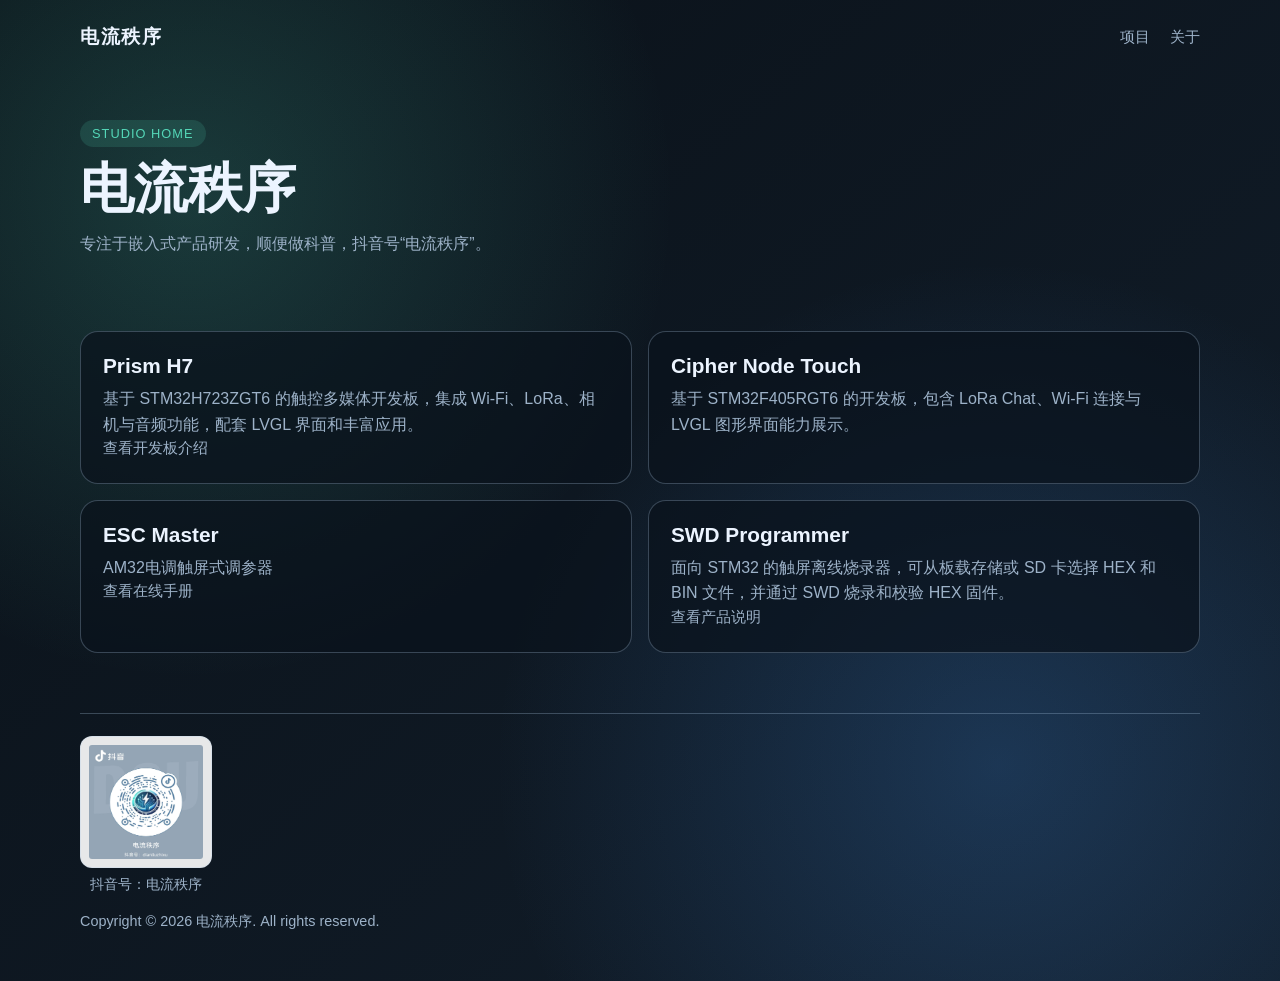
<file: index.html>
<!doctype html>
<html lang="zh-CN">
  <head>
    <!-- Google tag (gtag.js) -->
    <script async src="https://www.googletagmanager.com/gtag/js?id=G-Q7XBK7DT02"></script>
    <script>
      window.dataLayer = window.dataLayer || [];
      function gtag(){dataLayer.push(arguments);}
      gtag('js', new Date());

      gtag('config', 'G-Q7XBK7DT02');
    </script>
    <meta charset="UTF-8" />
    <meta http-equiv="X-UA-Compatible" content="IE=edge" />
    <meta name="viewport" content="width=device-width, initial-scale=1.0" />
    <title>电流秩序</title>
    <meta
      name="description"
      content="专注于嵌入式产品研发。"
    />
    <meta property="og:title" content="电流秩序" />
    <meta
      property="og:description"
      content="专注于嵌入式产品研发。"
    />
    <meta property="og:type" content="website" />
    <meta property="og:locale" content="zh_CN" />
    <link rel="stylesheet" href="studio-home.css" />
  </head>
  <body>
    <div class="site">
      <header>
        <div class="brand">电流秩序</div>
        <nav>
          <a href="#projects">项目</a>
          <a href="#about">关于</a>
        </nav>
      </header>

      <main>
        <section class="hero" id="about">
          <div>
            <span class="badge">Studio Home</span>
            <h1>电流秩序</h1>
            <p>
              专注于嵌入式产品研发，顺便做科普，抖音号“电流秩序”。
            </p>
          </div>
        </section>

        <section class="projects" id="projects">
          <div class="grid">
            <a class="project-card" href="/prism_h7/" aria-label="Prism H7 开发板介绍">
              <h2>Prism H7</h2>
              <p>基于 STM32H723ZGT6 的触控多媒体开发板，集成 Wi-Fi、LoRa、相机与音频功能，配套 LVGL 界面和丰富应用。</p>
              <p class="project-link">查看开发板介绍</p>
            </a>
            <a class="project-card" href="/cipher_node_touch/">
              <h2>Cipher Node Touch</h2>
              <p>
                基于 STM32F405RGT6 的开发板，包含 LoRa Chat、Wi-Fi 连接与 LVGL 图形界面能力展示。
              </p>
            </a>
            <a class="project-card" href="/esc_master/" aria-label="ESC Master 项目">
              <h2>ESC Master</h2>
              <p>AM32电调触屏式调参器</p>
              <p class="project-link">查看在线手册</p>
            </a>
            <a class="project-card" href="swd_programmer/">
              <h2>SWD Programmer</h2>
              <p>面向 STM32 的触屏离线烧录器，可从板载存储或 SD 卡选择 HEX 和 BIN 文件，并通过 SWD 烧录和校验 HEX 固件。</p>
              <p class="project-link">查看产品说明</p>
            </a>
          </div>
        </section>
      </main>

      <footer>
        <div class="douyin-card">
          <img src="assets/douyin_qrcode.png" alt="抖音二维码" />
          <p>抖音号：电流秩序</p>
        </div>
        <p>Copyright © <span id="year"></span> 电流秩序. All rights reserved.</p>
      </footer>
    </div>

    <script>
      const yearEl = document.getElementById('year');
      if (yearEl) {
        yearEl.textContent = new Date().getFullYear();
      }
    </script>
  </body>
</html>
</file>
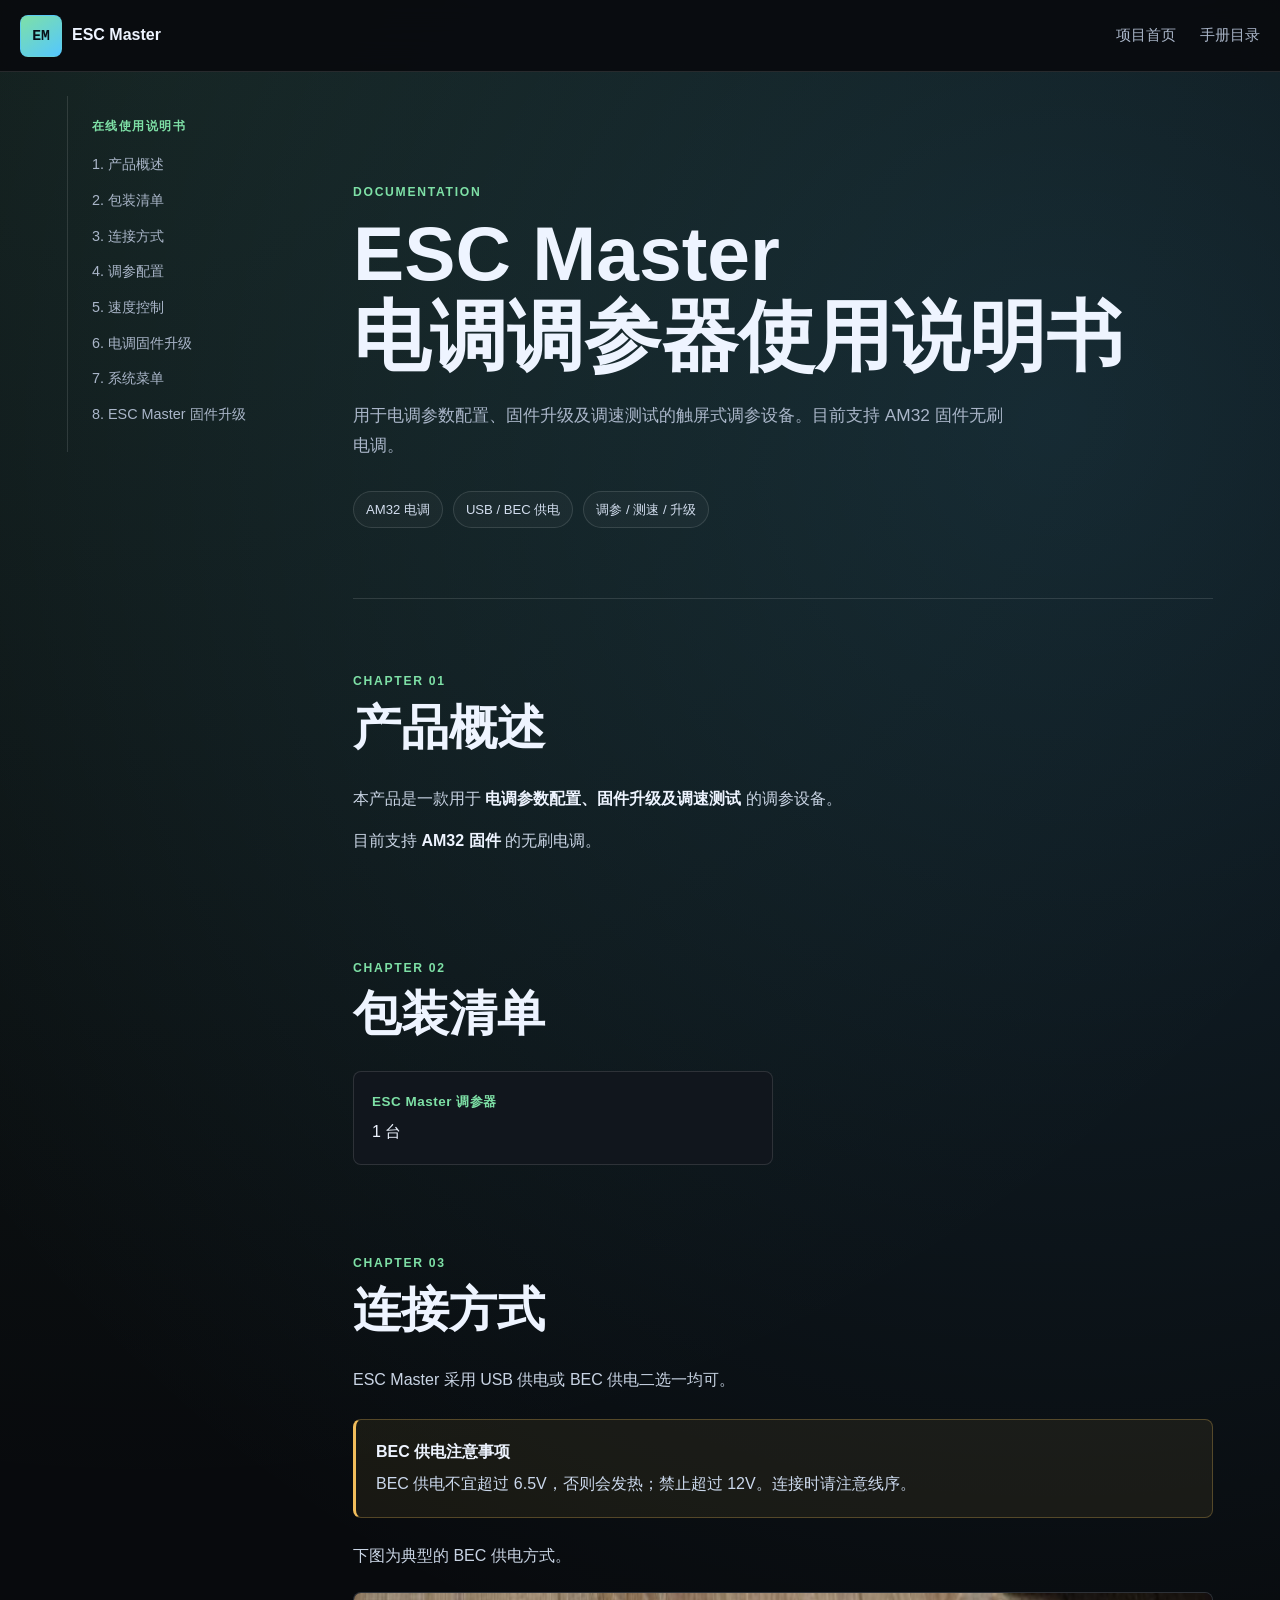
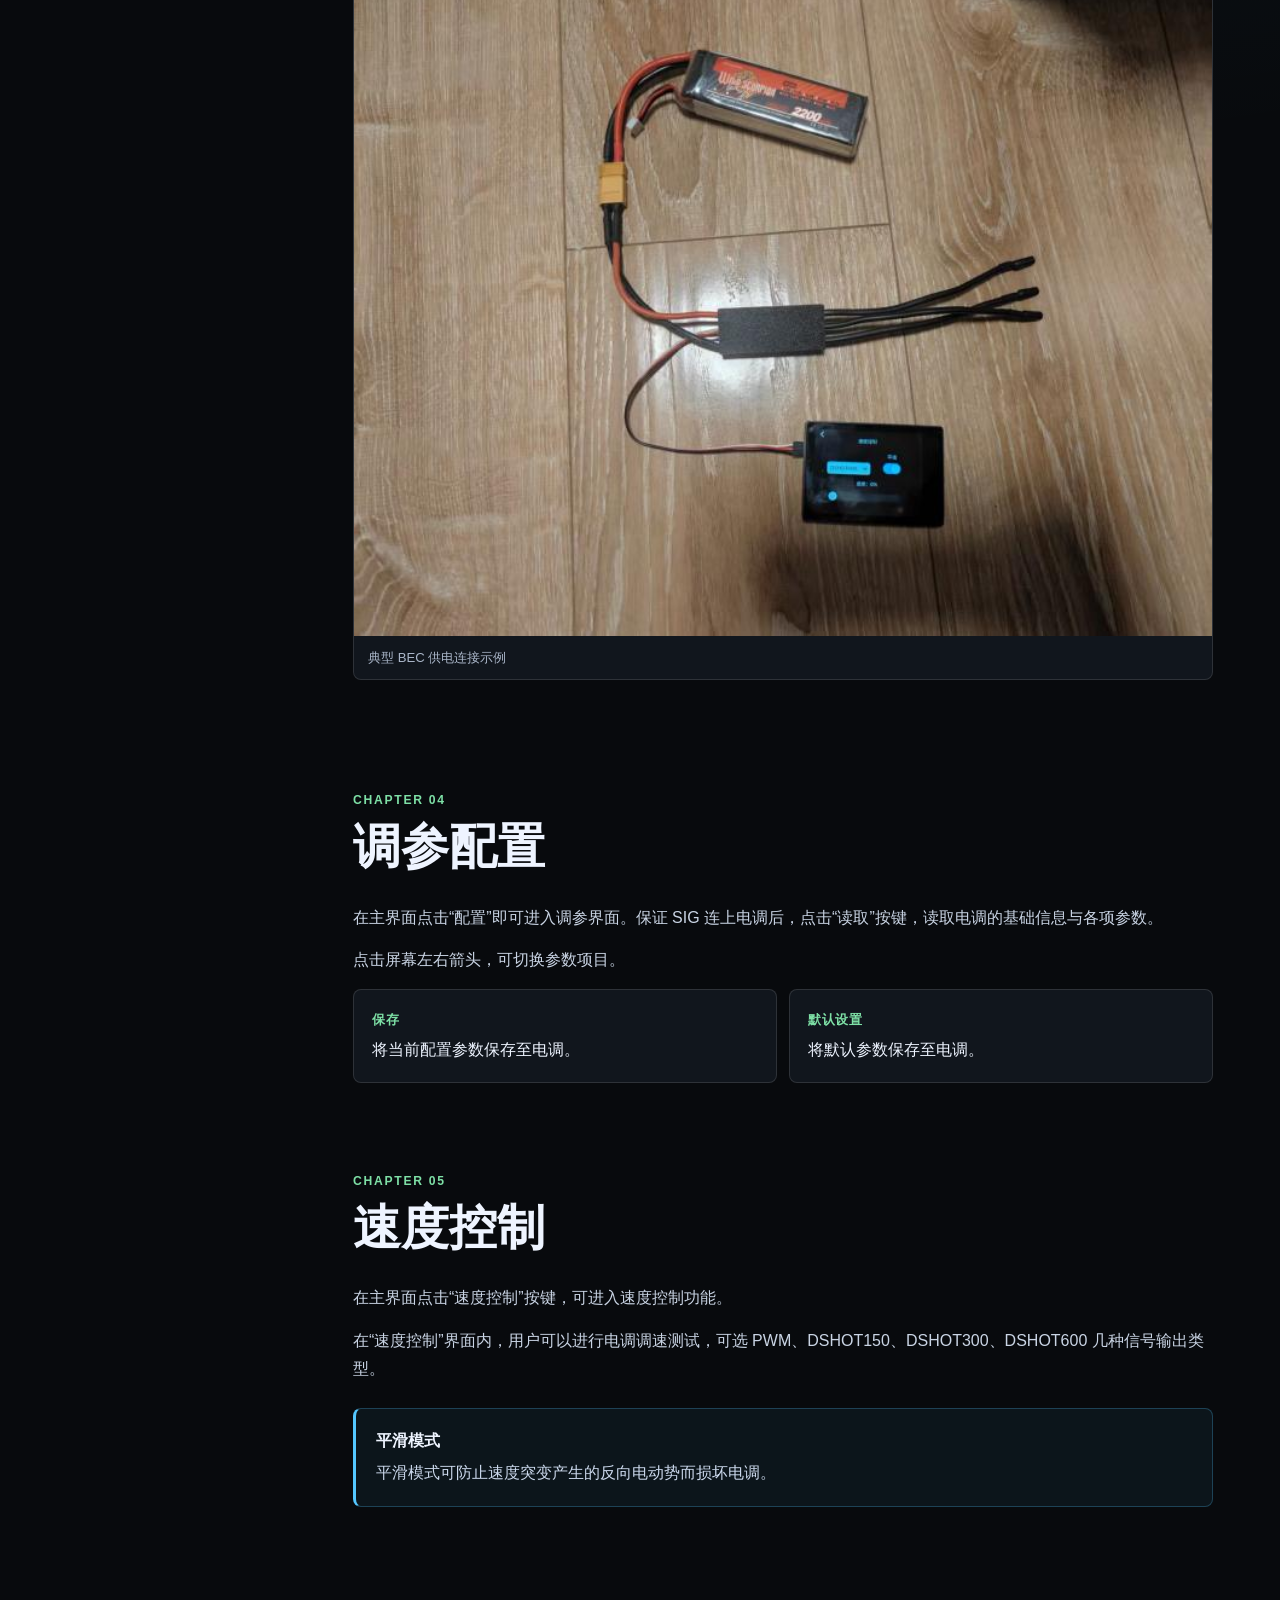
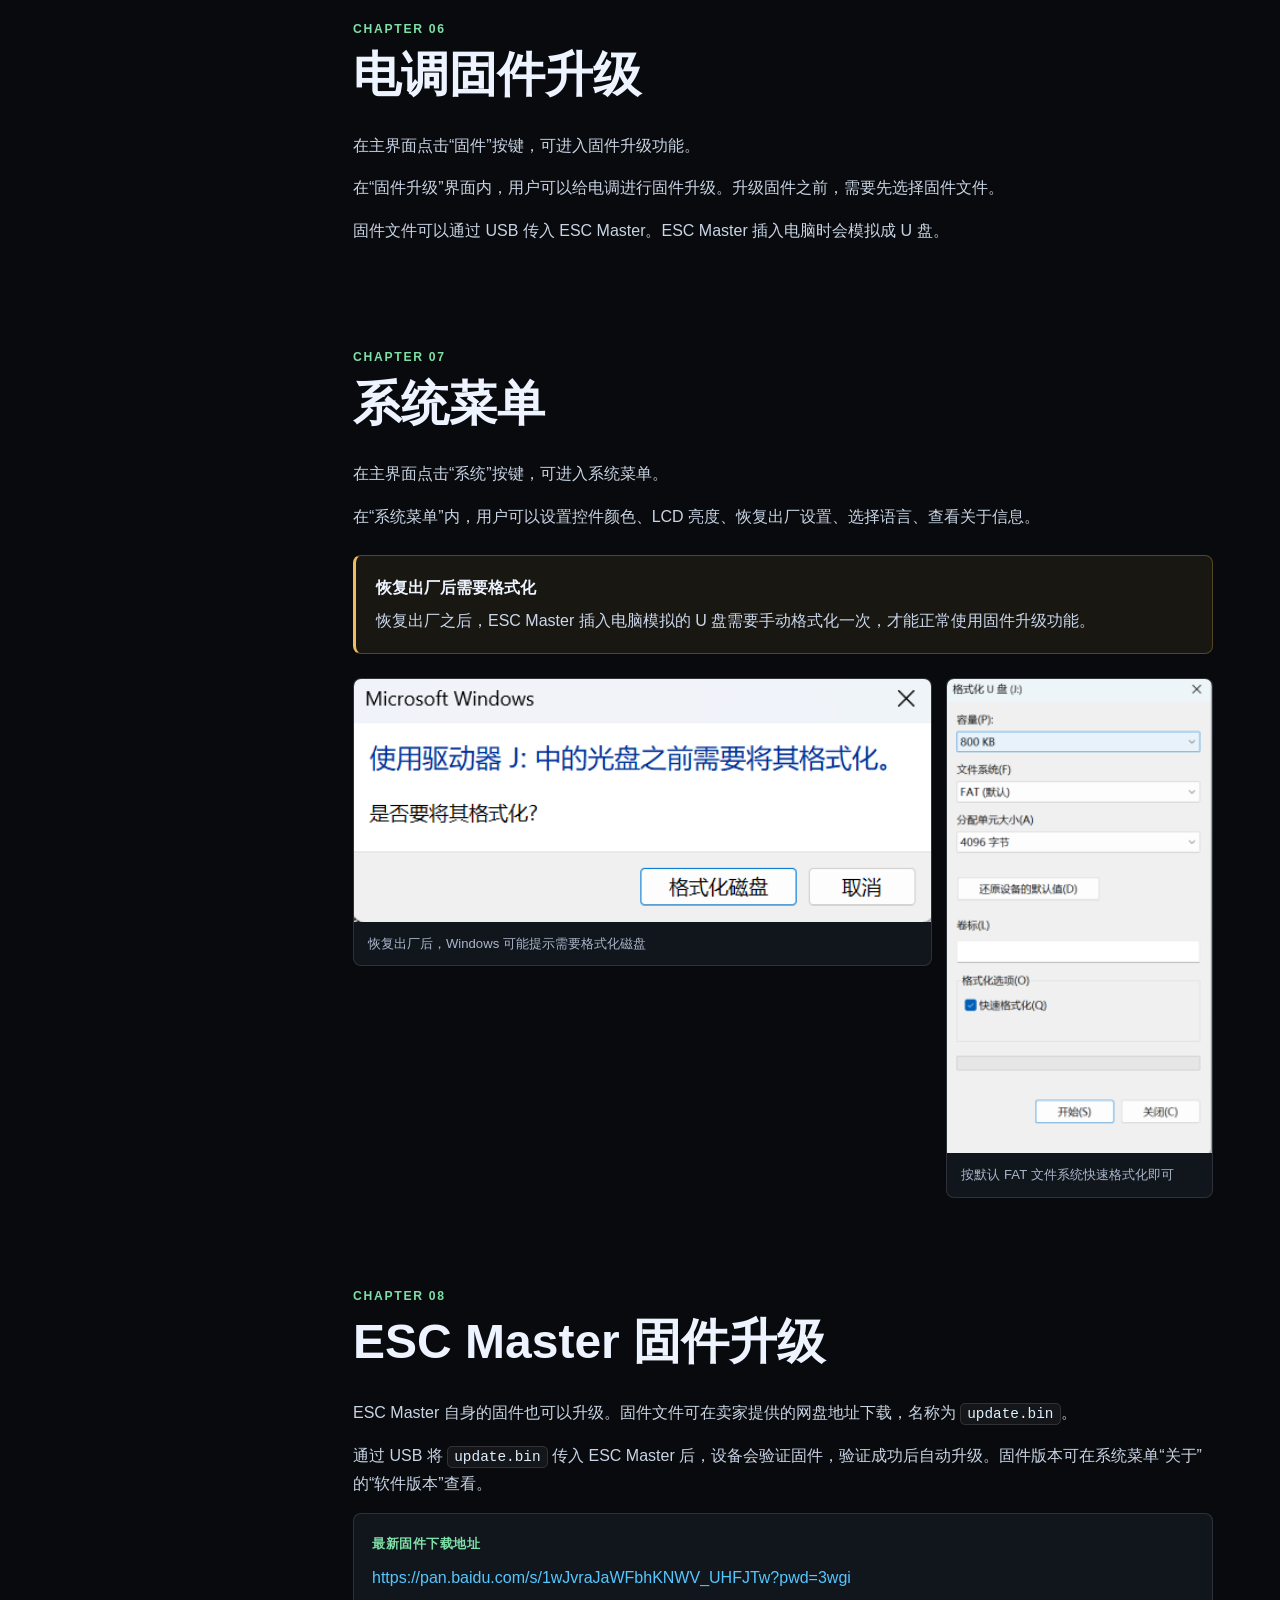
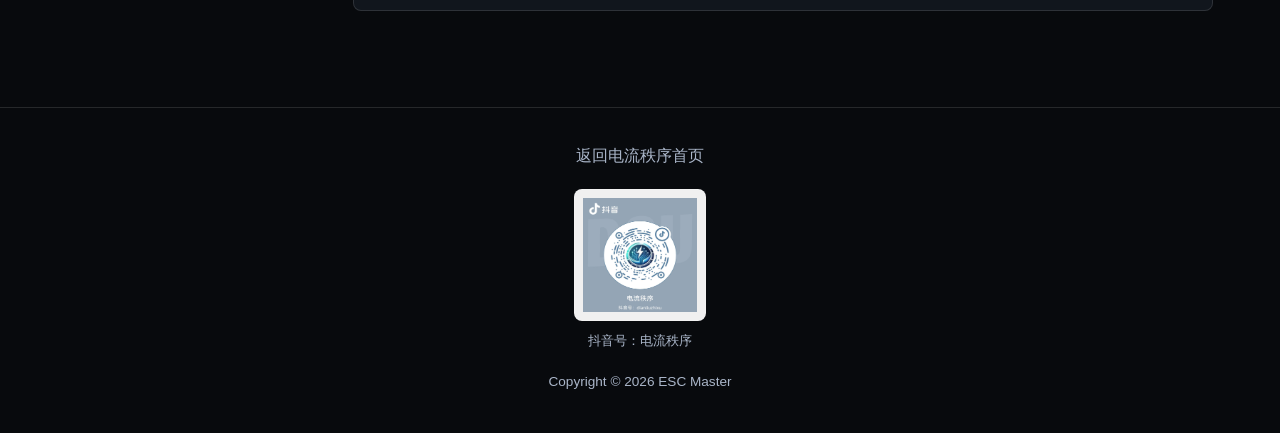
<file: esc_master/index.html>
<!doctype html>
<html lang="zh-CN">
  <head>
    <!-- Google tag (gtag.js) -->
    <script async src="https://www.googletagmanager.com/gtag/js?id=G-Q7XBK7DT02"></script>
    <script>
      window.dataLayer = window.dataLayer || [];
      function gtag(){dataLayer.push(arguments);}
      gtag('js', new Date());

      gtag('config', 'G-Q7XBK7DT02');
    </script>
    <meta charset="UTF-8" />
    <meta name="viewport" content="width=device-width, initial-scale=1.0" />
    <meta
      name="description"
      content="ESC Master 电调调参器在线使用说明书，包含连接方式、调参配置、速度控制、固件升级与系统菜单说明。"
    />
    <title>ESC Master 在线使用说明书</title>
    <link rel="stylesheet" href="./manual.css" />
  </head>
  <body>
    <header class="manual-header">
      <a class="brand" href="../" aria-label="返回电流秩序首页">
        <span class="brand-mark">EM</span>
        <span>ESC Master</span>
      </a>
      <nav aria-label="页面导航">
        <a href="../">项目首页</a>
        <a href="#contents">手册目录</a>
      </nav>
    </header>

    <div class="manual-layout">
      <aside class="toc" id="contents">
        <p class="toc__label">在线使用说明书</p>
        <a href="#overview">1. 产品概述</a>
        <a href="#packing">2. 包装清单</a>
        <a href="#connection">3. 连接方式</a>
        <a href="#configuration">4. 调参配置</a>
        <a href="#speed">5. 速度控制</a>
        <a href="#esc-firmware">6. 电调固件升级</a>
        <a href="#system">7. 系统菜单</a>
        <a href="#self-update">8. ESC Master 固件升级</a>
      </aside>

      <main class="manual">
        <section class="manual-hero">
          <p class="eyebrow">DOCUMENTATION</p>
          <h1>ESC Master<br />电调调参器使用说明书</h1>
          <p>用于电调参数配置、固件升级及调速测试的触屏式调参设备。目前支持 AM32 固件无刷电调。</p>
          <div class="hero-meta">
            <span>AM32 电调</span>
            <span>USB / BEC 供电</span>
            <span>调参 / 测速 / 升级</span>
          </div>
        </section>

        <article>
          <section id="overview">
            <p class="chapter">CHAPTER 01</p>
            <h2>产品概述</h2>
            <p>本产品是一款用于 <strong>电调参数配置、固件升级及调速测试</strong> 的调参设备。</p>
            <p>目前支持 <strong>AM32 固件</strong> 的无刷电调。</p>
          </section>

          <section id="packing">
            <p class="chapter">CHAPTER 02</p>
            <h2>包装清单</h2>
            <div class="feature-list single">
              <p><strong>ESC Master 调参器</strong><span>1 台</span></p>
            </div>
          </section>

          <section id="connection">
            <p class="chapter">CHAPTER 03</p>
            <h2>连接方式</h2>
            <p>ESC Master 采用 USB 供电或 BEC 供电二选一均可。</p>
            <aside class="warning">
              <strong>BEC 供电注意事项</strong>
              BEC 供电不宜超过 6.5V，否则会发热；禁止超过 12V。连接时请注意线序。
            </aside>
            <p>下图为典型的 BEC 供电方式。</p>
            <figure>
              <img src="./images/bec-power.jpeg" alt="ESC Master 通过 BEC 与电池连接供电" />
              <figcaption>典型 BEC 供电连接示例</figcaption>
            </figure>
          </section>

          <section id="configuration">
            <p class="chapter">CHAPTER 04</p>
            <h2>调参配置</h2>
            <p>在主界面点击“配置”即可进入调参界面。保证 SIG 连上电调后，点击“读取”按键，读取电调的基础信息与各项参数。</p>
            <p>点击屏幕左右箭头，可切换参数项目。</p>
            <div class="action-grid">
              <p><strong>保存</strong><span>将当前配置参数保存至电调。</span></p>
              <p><strong>默认设置</strong><span>将默认参数保存至电调。</span></p>
            </div>
          </section>

          <section id="speed">
            <p class="chapter">CHAPTER 05</p>
            <h2>速度控制</h2>
            <p>在主界面点击“速度控制”按键，可进入速度控制功能。</p>
            <p>在“速度控制”界面内，用户可以进行电调调速测试，可选 PWM、DSHOT150、DSHOT300、DSHOT600 几种信号输出类型。</p>
            <aside class="note">
              <strong>平滑模式</strong>
              平滑模式可防止速度突变产生的反向电动势而损坏电调。
            </aside>
          </section>

          <section id="esc-firmware">
            <p class="chapter">CHAPTER 06</p>
            <h2>电调固件升级</h2>
            <p>在主界面点击“固件”按键，可进入固件升级功能。</p>
            <p>在“固件升级”界面内，用户可以给电调进行固件升级。升级固件之前，需要先选择固件文件。</p>
            <p>固件文件可以通过 USB 传入 ESC Master。ESC Master 插入电脑时会模拟成 U 盘。</p>
          </section>

          <section id="system">
            <p class="chapter">CHAPTER 07</p>
            <h2>系统菜单</h2>
            <p>在主界面点击“系统”按键，可进入系统菜单。</p>
            <p>在“系统菜单”内，用户可以设置控件颜色、LCD 亮度、恢复出厂设置、选择语言、查看关于信息。</p>
            <aside class="warning">
              <strong>恢复出厂后需要格式化</strong>
              恢复出厂之后，ESC Master 插入电脑模拟的 U 盘需要手动格式化一次，才能正常使用固件升级功能。
            </aside>
            <div class="figure-grid">
              <figure>
                <img src="./images/screen-menu.png" alt="Windows 提示需要格式化 ESC Master 模拟 U 盘" />
                <figcaption>恢复出厂后，Windows 可能提示需要格式化磁盘</figcaption>
              </figure>
              <figure>
                <img src="./images/screen-about.png" alt="Windows 格式化 ESC Master 模拟 U 盘的设置窗口" />
                <figcaption>按默认 FAT 文件系统快速格式化即可</figcaption>
              </figure>
            </div>
          </section>

          <section id="self-update">
            <p class="chapter">CHAPTER 08</p>
            <h2>ESC Master 固件升级</h2>
            <p>ESC Master 自身的固件也可以升级。固件文件可在卖家提供的网盘地址下载，名称为 <code>update.bin</code>。</p>
            <p>通过 USB 将 <code>update.bin</code> 传入 ESC Master 后，设备会验证固件，验证成功后自动升级。固件版本可在系统菜单“关于”的“软件版本”查看。</p>
            <div class="link-card">
              <strong>最新固件下载地址</strong>
              <a href="https://pan.baidu.com/s/1wJvraJaWFbhKNWV_UHFJTw?pwd=3wgi" target="_blank" rel="noreferrer">
                https://pan.baidu.com/s/1wJvraJaWFbhKNWV_UHFJTw?pwd=3wgi
              </a>
            </div>
          </section>
        </article>
      </main>
    </div>

    <footer>
      <a href="../">返回电流秩序首页</a>
      <div class="douyin-card">
        <img src="../assets/douyin_qrcode.png" alt="抖音二维码" />
        <p>抖音号：电流秩序</p>
      </div>
      <p>Copyright © <span id="year"></span> ESC Master</p>
    </footer>
    <script>document.getElementById('year').textContent = new Date().getFullYear();</script>
  </body>
</html>
</file>
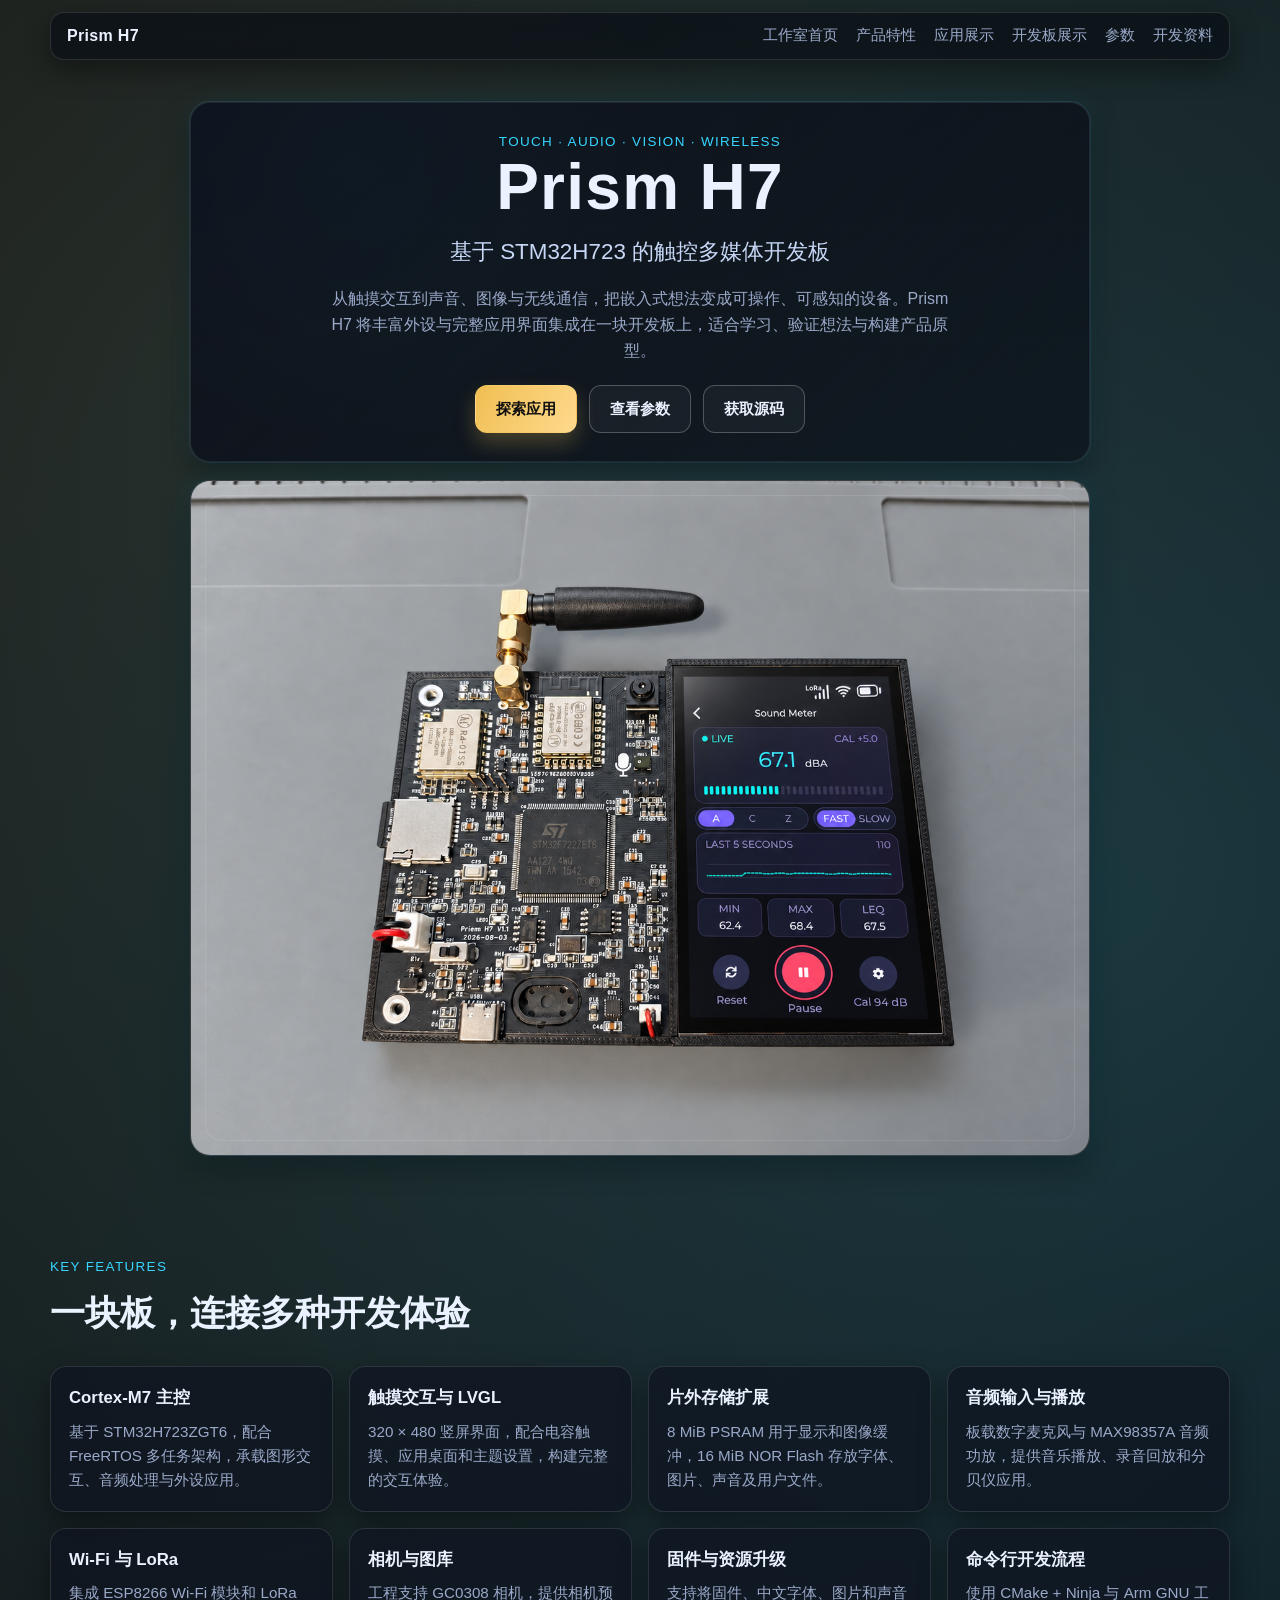
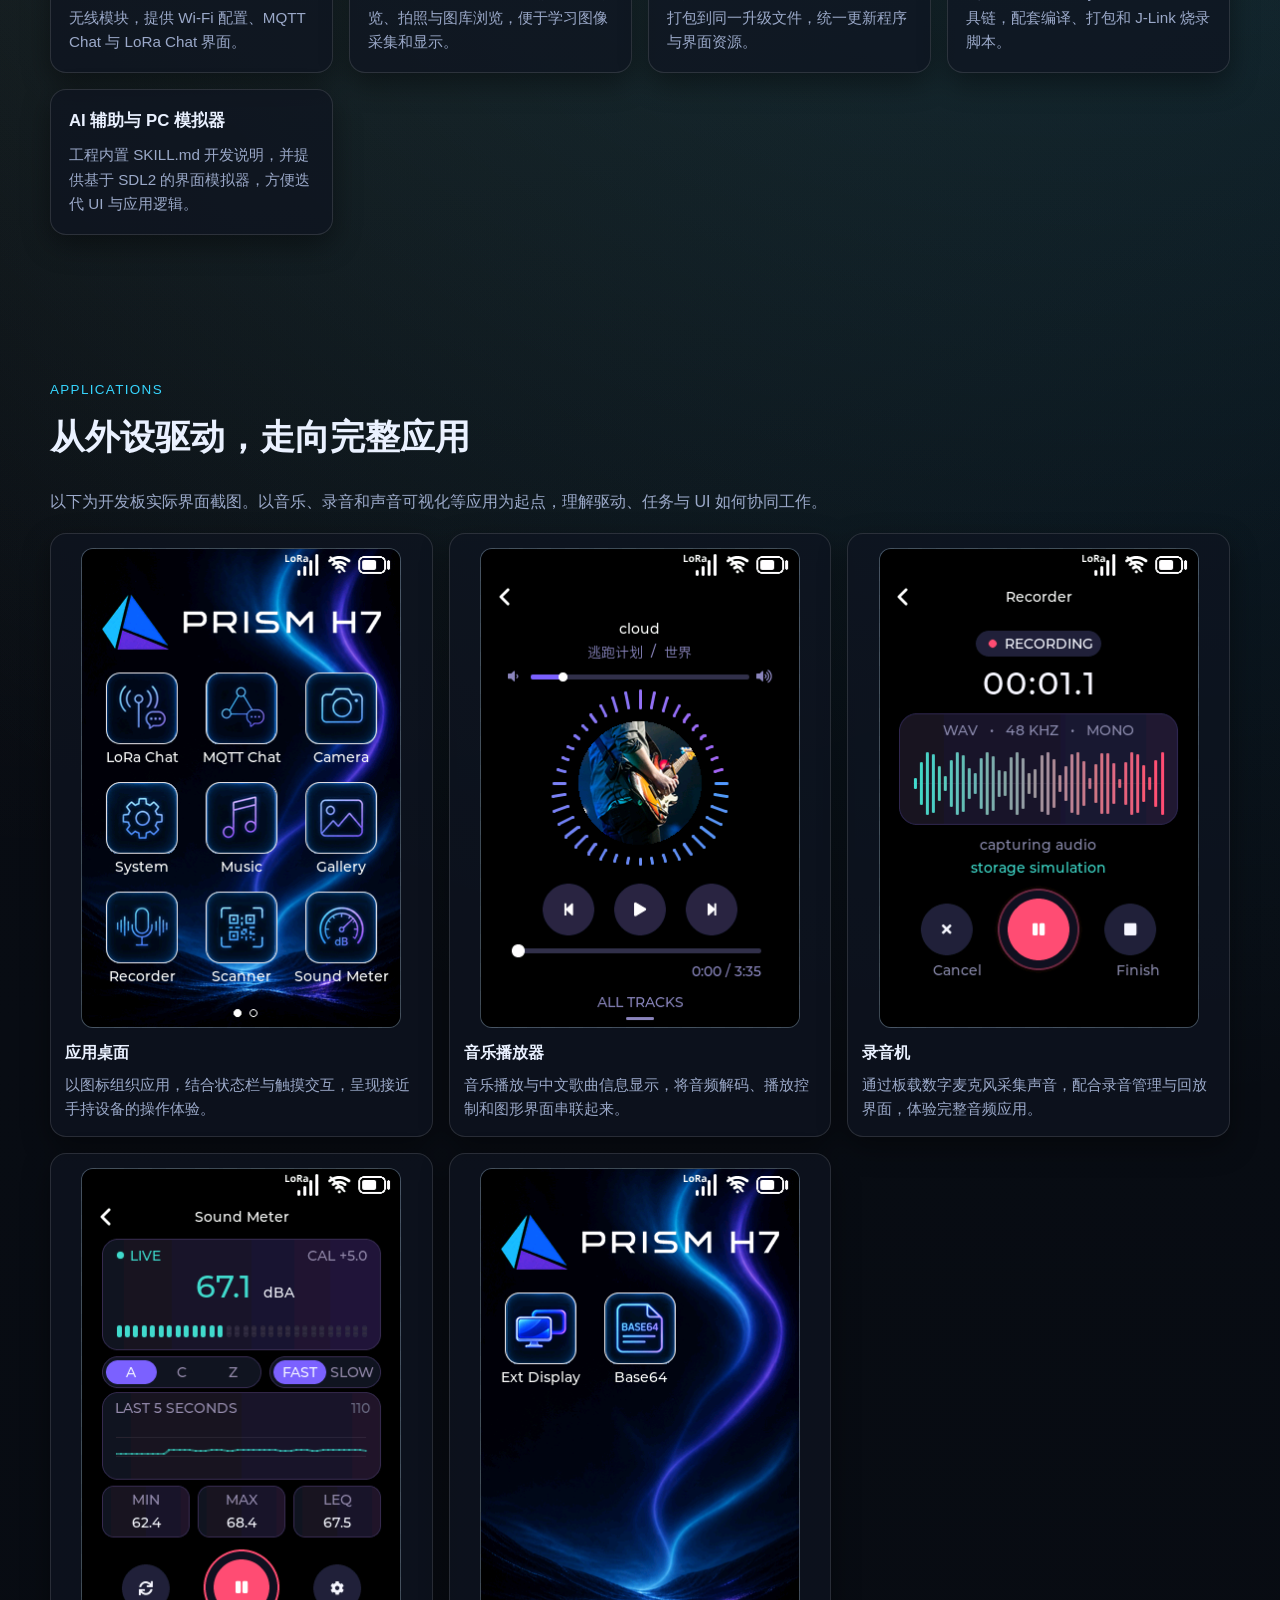
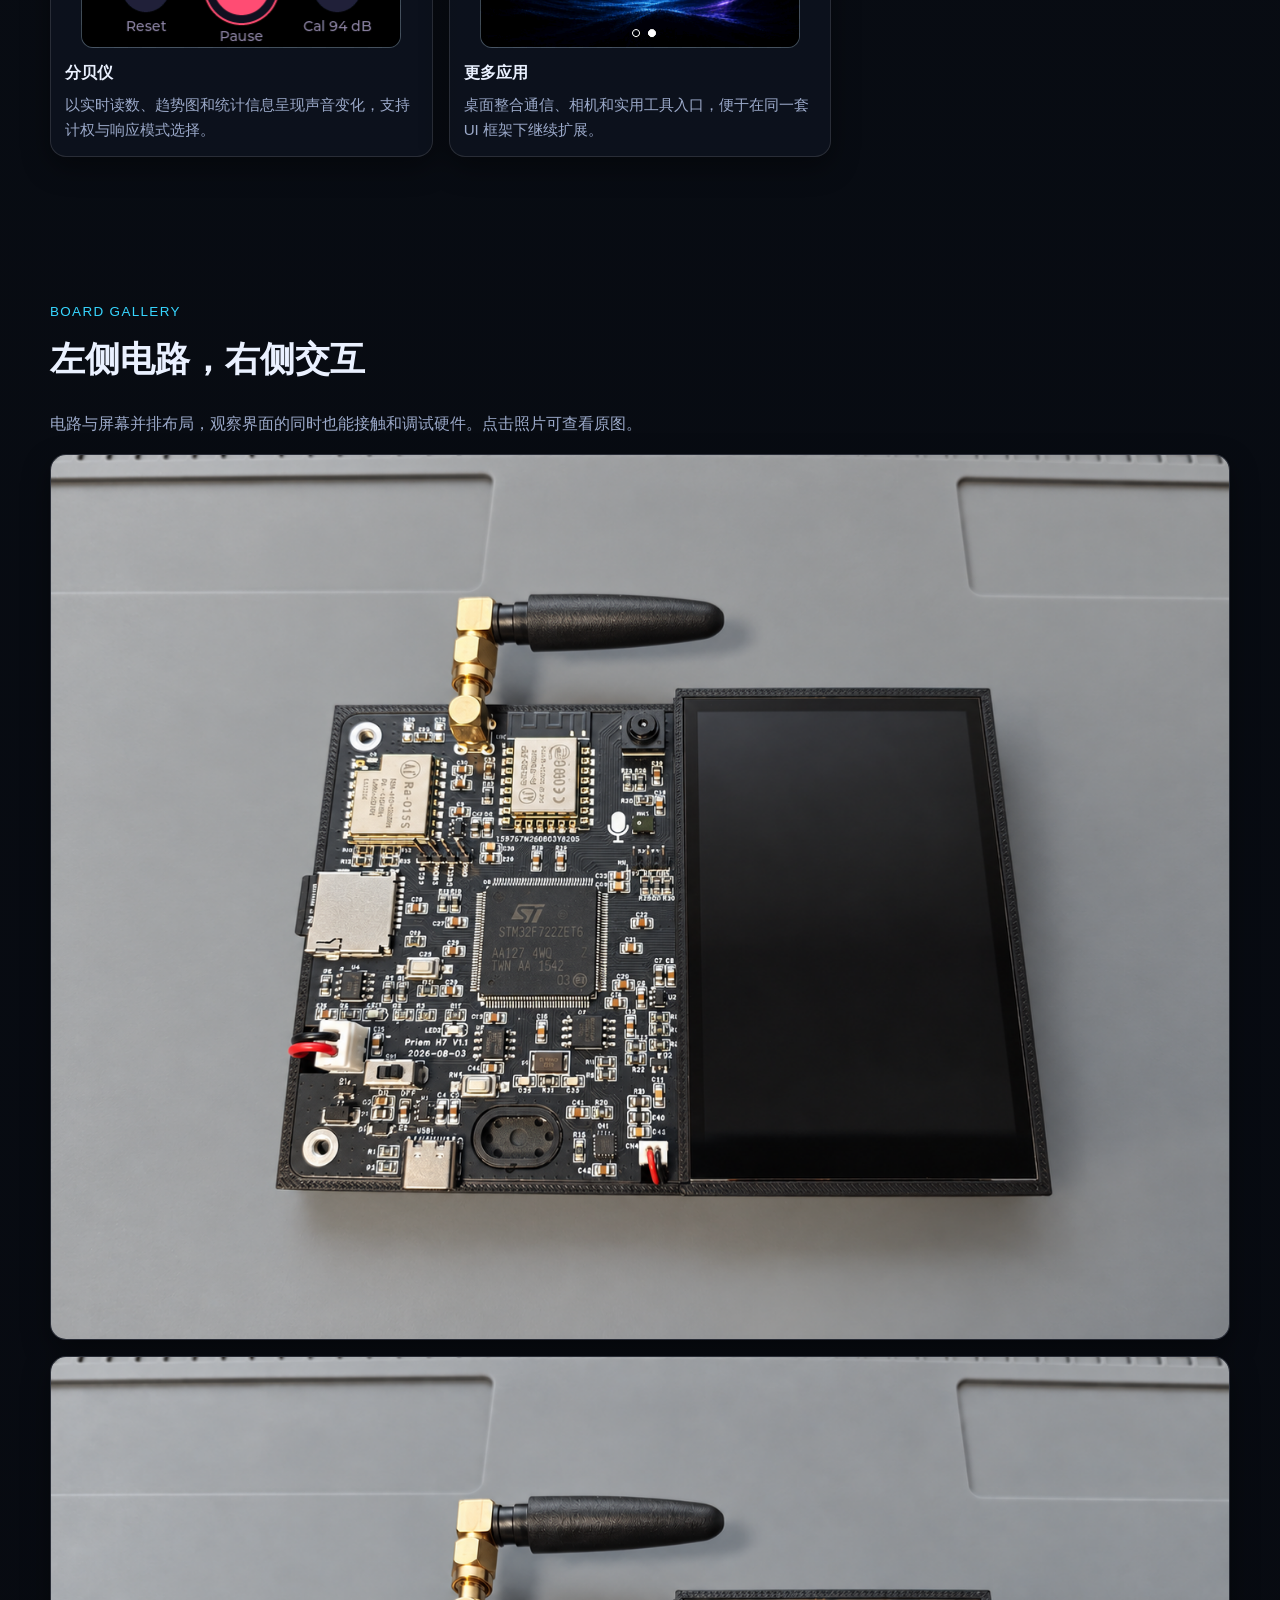
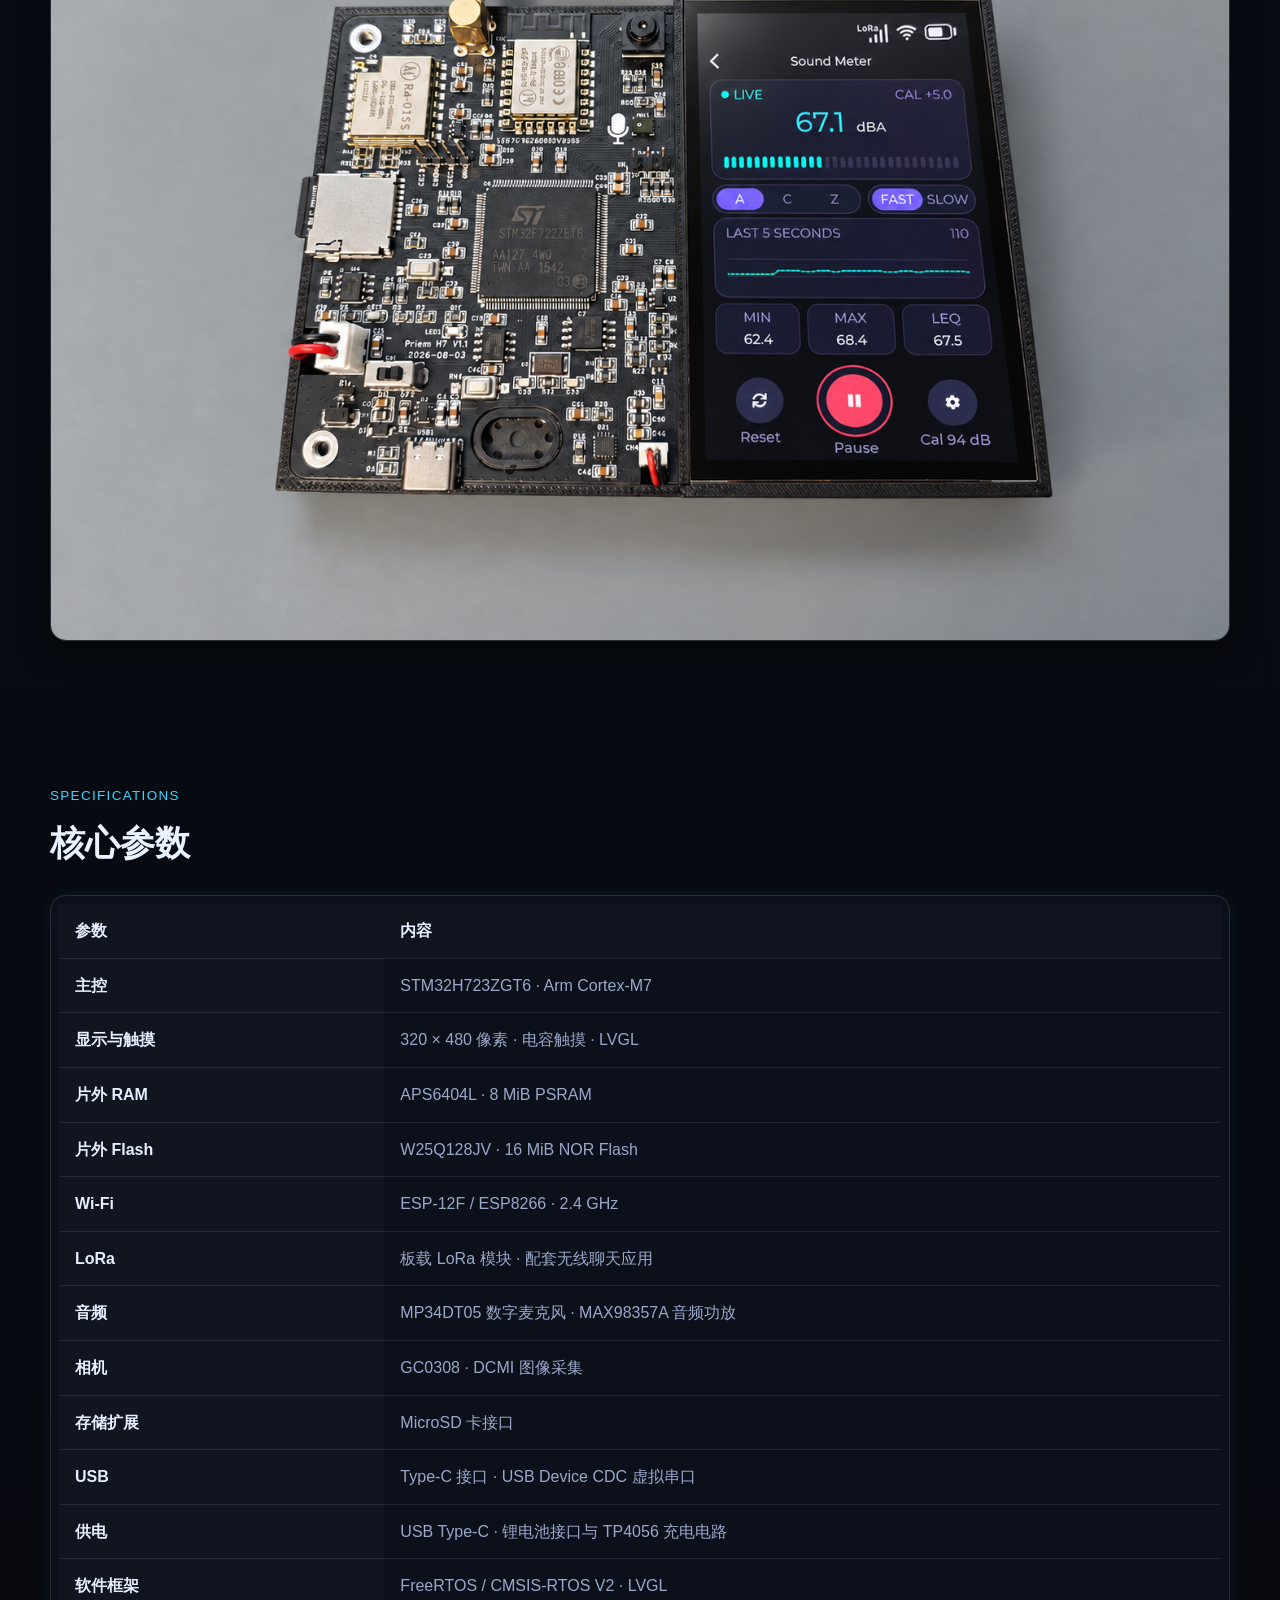
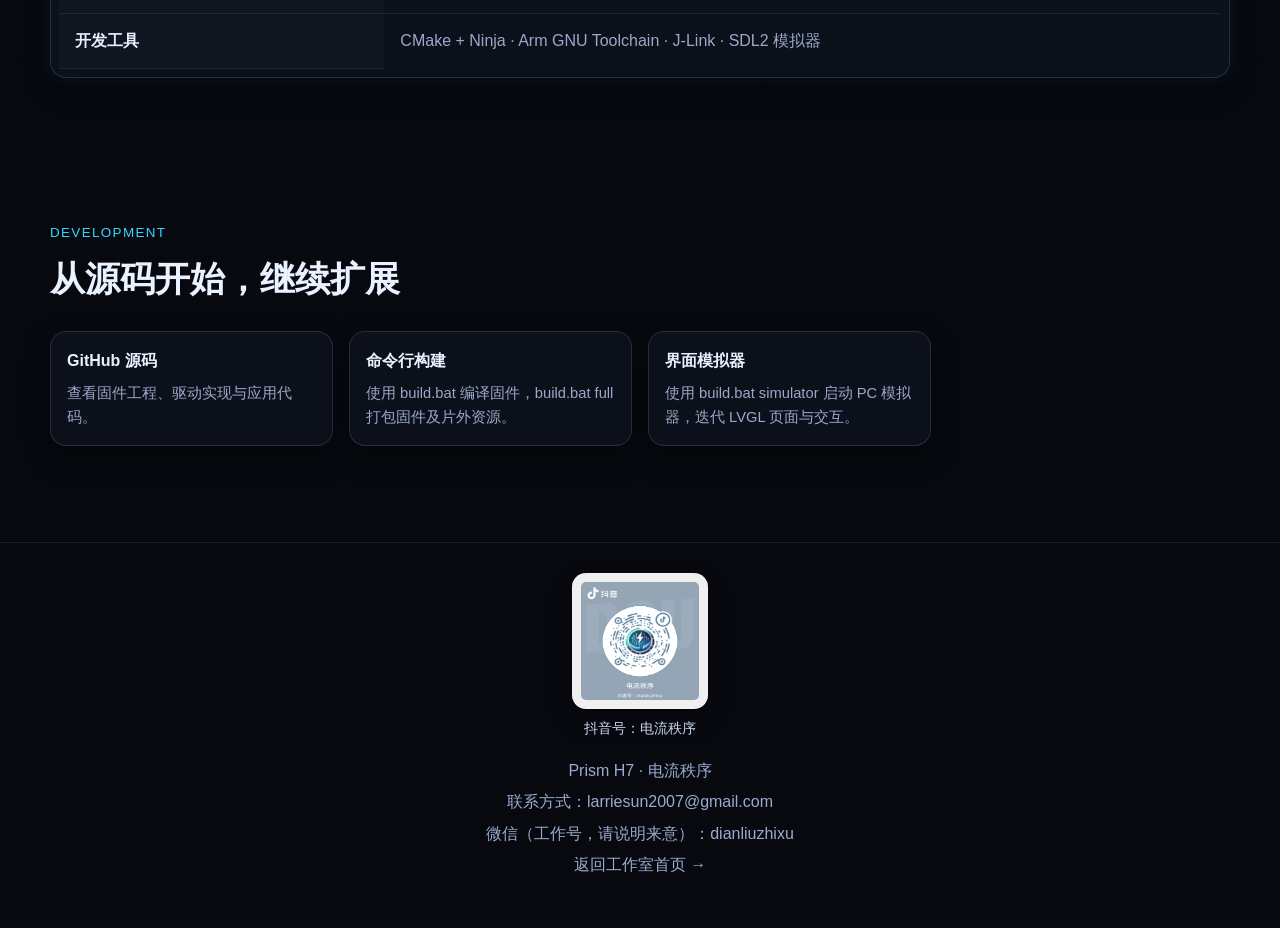
<file: prism_h7/index.html>
<!doctype html>
<html lang="zh-CN">
  <head>
    <!-- Google tag (gtag.js) -->
    <script async src="https://www.googletagmanager.com/gtag/js?id=G-Q7XBK7DT02"></script>
    <script>
      window.dataLayer = window.dataLayer || [];
      function gtag(){dataLayer.push(arguments);}
      gtag('js', new Date());

      gtag('config', 'G-Q7XBK7DT02');
    </script>
    <meta charset="UTF-8" />
    <meta name="viewport" content="width=device-width, initial-scale=1.0" />
    <title>Prism H7 - STM32H723 触控多媒体开发板</title>
    <meta name="description" content="Prism H7 基于 STM32H723ZGT6，集成触摸屏、Wi-Fi、LoRa、相机与音频功能，配套 LVGL 界面和 FreeRTOS 应用。" />
    <meta property="og:title" content="Prism H7 · 触控多媒体开发板" />
    <meta property="og:description" content="从触摸交互到音频、图像与无线通信，在一块开发板上探索完整的嵌入式产品体验。" />
    <meta property="og:type" content="website" />
    <meta property="og:locale" content="zh_CN" />
    <meta property="og:image" content="/prism_h7/images/board-display.png" />
    <link rel="stylesheet" href="../style.css" />
    <link rel="stylesheet" href="prism.css" />
  </head>
  <body>
    <header class="site-header glass">
      <a class="logo" href="#hero">Prism H7</a>
      <nav class="nav-links" aria-label="产品导航">
        <a href="../">工作室首页</a><a href="#features">产品特性</a><a href="#form-demo">应用展示</a><a href="#gallery">开发板展示</a><a href="#specs">参数</a><a href="#ecosystem">开发资料</a>
      </nav>
    </header>
    <main>
      <section id="hero" class="hero section-grid">
        <div class="hero__content">
          <p class="kicker">Touch · Audio · Vision · Wireless</p>
          <h1>Prism H7</h1>
          <h2>基于 STM32H723 的触控多媒体开发板</h2>
          <p class="hero__desc">从触摸交互到声音、图像与无线通信，把嵌入式想法变成可操作、可感知的设备。Prism H7 将丰富外设与完整应用界面集成在一块开发板上，适合学习、验证想法与构建产品原型。</p>
          <div class="hero__actions"><a class="btn btn--primary" href="#form-demo">探索应用</a><a class="btn btn--ghost" href="#specs">查看参数</a><a class="btn btn--ghost" href="#ecosystem">获取源码</a></div>
        </div>
        <div class="hero__visual"><img src="images/board-display.png" alt="Prism H7 开发板实物，左侧为电路板，右侧触摸屏显示分贝仪界面" fetchpriority="high" /></div>
      </section>
      <section id="features" class="section">
        <div class="section-title"><p class="kicker">Key Features</p><h3>一块板，连接多种开发体验</h3></div>
        <div class="feature-grid">
          <article class="card"><h4>Cortex-M7 主控</h4><p>基于 STM32H723ZGT6，配合 FreeRTOS 多任务架构，承载图形交互、音频处理与外设应用。</p></article>
          <article class="card"><h4>触摸交互与 LVGL</h4><p>320 × 480 竖屏界面，配合电容触摸、应用桌面和主题设置，构建完整的交互体验。</p></article>
          <article class="card"><h4>片外存储扩展</h4><p>8 MiB PSRAM 用于显示和图像缓冲，16 MiB NOR Flash 存放字体、图片、声音及用户文件。</p></article>
          <article class="card"><h4>音频输入与播放</h4><p>板载数字麦克风与 MAX98357A 音频功放，提供音乐播放、录音回放和分贝仪应用。</p></article>
          <article class="card"><h4>Wi-Fi 与 LoRa</h4><p>集成 ESP8266 Wi-Fi 模块和 LoRa 无线模块，提供 Wi-Fi 配置、MQTT Chat 与 LoRa Chat 界面。</p></article>
          <article class="card"><h4>相机与图库</h4><p>工程支持 GC0308 相机，提供相机预览、拍照与图库浏览，便于学习图像采集和显示。</p></article>
          <article class="card"><h4>固件与资源升级</h4><p>支持将固件、中文字体、图片和声音打包到同一升级文件，统一更新程序与界面资源。</p></article>
          <article class="card"><h4>命令行开发流程</h4><p>使用 CMake + Ninja 与 Arm GNU 工具链，配套编译、打包和 J-Link 烧录脚本。</p></article>
          <article class="card"><h4>AI 辅助与 PC 模拟器</h4><p>工程内置 SKILL.md 开发说明，并提供基于 SDL2 的界面模拟器，方便迭代 UI 与应用逻辑。</p></article>
        </div>
      </section>
      <section id="form-demo" class="section">
        <div class="section-title"><p class="kicker">Applications</p><h3>从外设驱动，走向完整应用</h3></div>
        <p class="demo-intro">以下为开发板实际界面截图。以音乐、录音和声音可视化等应用为起点，理解驱动、任务与 UI 如何协同工作。</p>
        <div class="demo-grid">
          <article class="demo-card"><div class="demo-media"><img src="images/home.bmp" width="320" height="480" loading="lazy" alt="Prism H7 应用桌面实际界面截图" /></div><h4>应用桌面</h4><p>以图标组织应用，结合状态栏与触摸交互，呈现接近手持设备的操作体验。</p></article>
          <article class="demo-card"><div class="demo-media"><img src="images/music.bmp" width="320" height="480" loading="lazy" alt="Prism H7 音乐播放器实际界面截图" /></div><h4>音乐播放器</h4><p>音乐播放与中文歌曲信息显示，将音频解码、播放控制和图形界面串联起来。</p></article>
          <article class="demo-card"><div class="demo-media"><img src="images/recorder.bmp" width="320" height="480" loading="lazy" alt="Prism H7 录音机实际界面截图" /></div><h4>录音机</h4><p>通过板载数字麦克风采集声音，配合录音管理与回放界面，体验完整音频应用。</p></article>
          <article class="demo-card"><div class="demo-media"><img src="images/sound-meter.bmp" width="320" height="480" loading="lazy" alt="Prism H7 分贝仪实际界面截图" /></div><h4>分贝仪</h4><p>以实时读数、趋势图和统计信息呈现声音变化，支持计权与响应模式选择。</p></article>
          <article class="demo-card"><div class="demo-media"><img src="images/apps.bmp" width="320" height="480" loading="lazy" alt="Prism H7 更多应用实际界面截图" /></div><h4>更多应用</h4><p>桌面整合通信、相机和实用工具入口，便于在同一套 UI 框架下继续扩展。</p></article>
        </div>
      </section>
      <section id="gallery" class="section">
        <div class="section-title"><p class="kicker">Board Gallery</p><h3>左侧电路，右侧交互</h3></div>
        <p class="demo-intro">电路与屏幕并排布局，观察界面的同时也能接触和调试硬件。点击照片可查看原图。</p>
        <div class="gallery-grid">
          <figure class="gallery-item"><a href="images/board.png" target="_blank" rel="noopener"><img src="images/board.png" loading="lazy" alt="Prism H7 开发板整体外观与板载外设" /></a></figure>
          <figure class="gallery-item"><a href="images/board-display.png" target="_blank" rel="noopener"><img src="images/board-display.png" loading="lazy" alt="Prism H7 开发板分贝仪应用展示" /></a></figure>
        </div>
      </section>
      <section id="specs" class="section">
        <div class="section-title"><p class="kicker">Specifications</p><h3>核心参数</h3></div>
        <div class="table-wrap"><table class="spec-table" aria-label="Prism H7 参数表"><thead><tr><th scope="col">参数</th><th scope="col">内容</th></tr></thead><tbody>
          <tr><th scope="row">主控</th><td>STM32H723ZGT6 · Arm Cortex-M7</td></tr>
          <tr><th scope="row">显示与触摸</th><td>320 × 480 像素 · 电容触摸 · LVGL</td></tr>
          <tr><th scope="row">片外 RAM</th><td>APS6404L · 8 MiB PSRAM</td></tr>
          <tr><th scope="row">片外 Flash</th><td>W25Q128JV · 16 MiB NOR Flash</td></tr>
          <tr><th scope="row">Wi-Fi</th><td>ESP-12F / ESP8266 · 2.4 GHz</td></tr>
          <tr><th scope="row">LoRa</th><td>板载 LoRa 模块 · 配套无线聊天应用</td></tr>
          <tr><th scope="row">音频</th><td>MP34DT05 数字麦克风 · MAX98357A 音频功放</td></tr>
          <tr><th scope="row">相机</th><td>GC0308 · DCMI 图像采集</td></tr>
          <tr><th scope="row">存储扩展</th><td>MicroSD 卡接口</td></tr>
          <tr><th scope="row">USB</th><td>Type-C 接口 · USB Device CDC 虚拟串口</td></tr>
          <tr><th scope="row">供电</th><td>USB Type-C · 锂电池接口与 TP4056 充电电路</td></tr>
          <tr><th scope="row">软件框架</th><td>FreeRTOS / CMSIS-RTOS V2 · LVGL</td></tr>
          <tr><th scope="row">开发工具</th><td>CMake + Ninja · Arm GNU Toolchain · J-Link · SDL2 模拟器</td></tr>
        </tbody></table></div>
      </section>
      <section id="ecosystem" class="section">
        <div class="section-title"><p class="kicker">Development</p><h3>从源码开始，继续扩展</h3></div>
        <div class="eco-grid">
          <a class="eco-card" href="https://github.com/sunzhen222/prism_h7" target="_blank" rel="noreferrer"><h4>GitHub 源码</h4><p>查看固件工程、驱动实现与应用代码。</p></a>
          <article class="eco-card"><h4>命令行构建</h4><p>使用 build.bat 编译固件，build.bat full 打包固件及片外资源。</p></article>
          <article class="eco-card"><h4>界面模拟器</h4><p>使用 build.bat simulator 启动 PC 模拟器，迭代 LVGL 页面与交互。</p></article>
        </div>
      </section>
    </main>
    <footer class="site-footer">
      <div class="douyin-card"><img src="../assets/douyin_qrcode.png" width="132" height="132" loading="lazy" alt="电流秩序抖音二维码" /><p>抖音号：电流秩序</p></div>
      <p>Prism H7 · 电流秩序</p>
      <p>联系方式：<a href="mailto:larriesun2007@gmail.com">larriesun2007@gmail.com</a></p>
      <p>微信（工作号，请说明来意）：dianliuzhixu</p>
      <p><a href="../">返回工作室首页 →</a></p>
    </footer>
  </body>
</html>
</file>
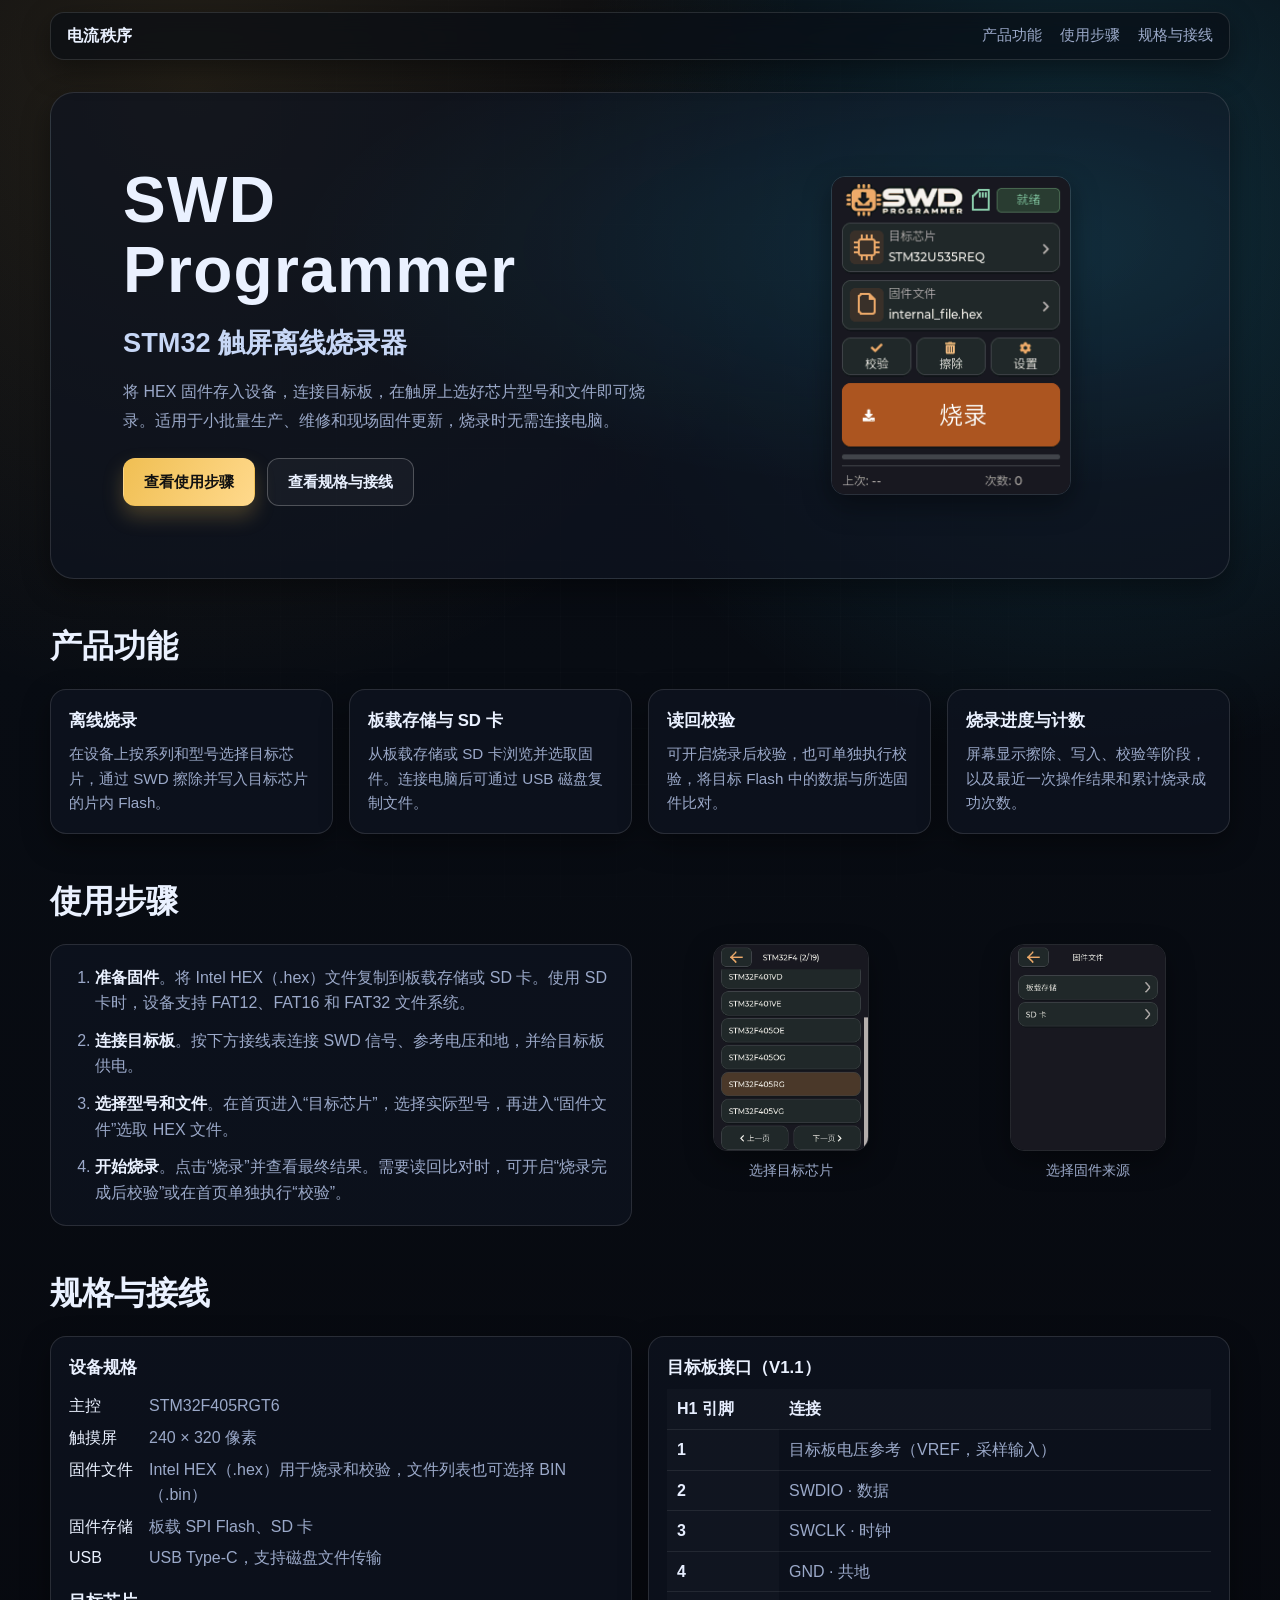
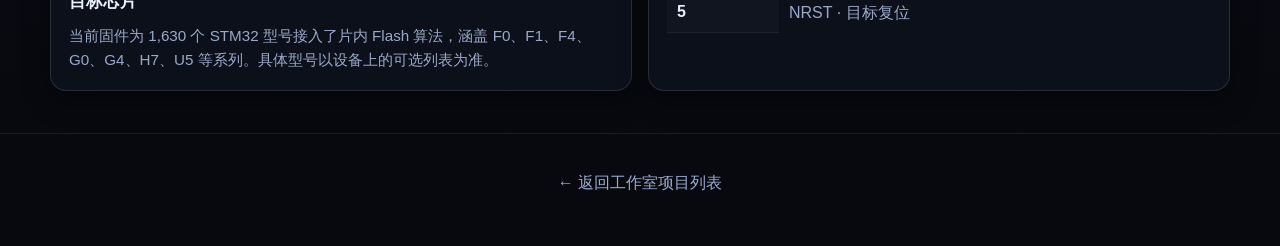
<file: swd_programmer/index.html>
<!doctype html>
<html lang="zh-CN">
  <head>
    <!-- Google tag (gtag.js) -->
    <script async src="https://www.googletagmanager.com/gtag/js?id=G-Q7XBK7DT02"></script>
    <script>
      window.dataLayer = window.dataLayer || [];
      function gtag(){dataLayer.push(arguments);}
      gtag('js', new Date());

      gtag('config', 'G-Q7XBK7DT02');
    </script>
    <meta charset="UTF-8" />
    <meta name="viewport" content="width=device-width, initial-scale=1.0" />
    <title>SWD Programmer · STM32 离线烧录器 | 电流秩序</title>
    <meta name="description" content="SWD Programmer 是一款 STM32 触屏离线烧录器，可从板载存储或 SD 卡读取 HEX 固件，完成目标芯片的擦除、写入和校验。" />
    <meta property="og:title" content="SWD Programmer · STM32 离线烧录器" />
    <meta property="og:description" content="在触屏上选择目标芯片和 HEX 固件，通过 SWD 完成离线烧录。" />
    <meta property="og:type" content="website" />
    <meta property="og:locale" content="zh_CN" />
    <link rel="icon" href="../assets/favicon.svg" type="image/svg+xml" />
    <link rel="stylesheet" href="../style.css" />
    <link rel="stylesheet" href="programmer.css" />
  </head>
  <body>
    <header class="site-header glass">
      <a class="logo" href="../">电流秩序</a>
      <nav class="nav-links" aria-label="产品导航">
        <a href="#features">产品功能</a>
        <a href="#guide">使用步骤</a>
        <a href="#specs">规格与接线</a>
      </nav>
    </header>

    <main>
      <section class="programmer-hero" aria-labelledby="product-name">
        <div>
          <h1 id="product-name">SWD Programmer</h1>
          <p class="product-subtitle">STM32 触屏离线烧录器</p>
          <p class="product-summary">将 HEX 固件存入设备，连接目标板，在触屏上选好芯片型号和文件即可烧录。适用于小批量生产、维修和现场固件更新，烧录时无需连接电脑。</p>
          <div class="hero__actions">
            <a class="btn btn--primary" href="#guide">查看使用步骤</a>
            <a class="btn btn--ghost" href="#specs">查看规格与接线</a>
          </div>
        </div>
        <figure class="product-screen">
          <img src="images/home.png" width="240" height="320" alt="SWD Programmer 首页，显示目标芯片、固件文件、烧录按钮和成功次数" fetchpriority="high" />
        </figure>
      </section>

      <section id="features" class="section" aria-labelledby="features-title">
        <h2 id="features-title">产品功能</h2>
        <div class="feature-grid">
          <article class="card">
            <h3>离线烧录</h3>
            <p>在设备上按系列和型号选择目标芯片，通过 SWD 擦除并写入目标芯片的片内 Flash。</p>
          </article>
          <article class="card">
            <h3>板载存储与 SD 卡</h3>
            <p>从板载存储或 SD 卡浏览并选取固件。连接电脑后可通过 USB 磁盘复制文件。</p>
          </article>
          <article class="card">
            <h3>读回校验</h3>
            <p>可开启烧录后校验，也可单独执行校验，将目标 Flash 中的数据与所选固件比对。</p>
          </article>
          <article class="card">
            <h3>烧录进度与计数</h3>
            <p>屏幕显示擦除、写入、校验等阶段，以及最近一次操作结果和累计烧录成功次数。</p>
          </article>
        </div>
      </section>

      <section id="guide" class="section" aria-labelledby="guide-title">
        <h2 id="guide-title">使用步骤</h2>
        <div class="guide-layout">
          <ol class="guide-steps">
            <li><strong>准备固件</strong>。将 Intel HEX（.hex）文件复制到板载存储或 SD 卡。使用 SD 卡时，设备支持 FAT12、FAT16 和 FAT32 文件系统。</li>
            <li><strong>连接目标板</strong>。按下方接线表连接 SWD 信号、参考电压和地，并给目标板供电。</li>
            <li><strong>选择型号和文件</strong>。在首页进入“目标芯片”，选择实际型号，再进入“固件文件”选取 HEX 文件。</li>
            <li><strong>开始烧录</strong>。点击“烧录”并查看最终结果。需要读回比对时，可开启“烧录完成后校验”或在首页单独执行“校验”。</li>
          </ol>
          <div class="guide-screens">
            <figure class="product-screen">
              <img src="images/target.png" width="240" height="320" loading="lazy" alt="目标芯片列表中选中 STM32F405RG" />
              <figcaption>选择目标芯片</figcaption>
            </figure>
            <figure class="product-screen">
              <img src="images/storage.png" width="240" height="320" loading="lazy" alt="固件文件页显示板载存储和 SD 卡入口" />
              <figcaption>选择固件来源</figcaption>
            </figure>
          </div>
        </div>
      </section>

      <section id="specs" class="section" aria-labelledby="specs-title">
        <h2 id="specs-title">规格与接线</h2>
        <div class="spec-layout">
          <div class="card">
            <h3>设备规格</h3>
            <dl class="product-specs">
              <dt>主控</dt><dd>STM32F405RGT6</dd>
              <dt>触摸屏</dt><dd>240 × 320 像素</dd>
              <dt>固件文件</dt><dd>Intel HEX（.hex）用于烧录和校验，文件列表也可选择 BIN（.bin）</dd>
              <dt>固件存储</dt><dd>板载 SPI Flash、SD 卡</dd>
              <dt>USB</dt><dd>USB Type-C，支持磁盘文件传输</dd>
            </dl>
            <h3>目标芯片</h3>
            <p>当前固件为 1,630 个 STM32 型号接入了片内 Flash 算法，涵盖 F0、F1、F4、G0、G4、H7、U5 等系列。具体型号以设备上的可选列表为准。</p>
          </div>
          <div class="card">
            <h3 id="connector-title">目标板接口（V1.1）</h3>
            <table class="spec-table" aria-labelledby="connector-title">
              <thead>
                <tr><th scope="col">H1 引脚</th><th scope="col">连接</th></tr>
              </thead>
              <tbody>
                <tr><th scope="row">1</th><td>目标板电压参考（VREF，采样输入）</td></tr>
                <tr><th scope="row">2</th><td>SWDIO · 数据</td></tr>
                <tr><th scope="row">3</th><td>SWCLK · 时钟</td></tr>
                <tr><th scope="row">4</th><td>GND · 共地</td></tr>
                <tr><th scope="row">5</th><td>NRST · 目标复位</td></tr>
              </tbody>
            </table>
          </div>
        </div>
      </section>
    </main>

    <footer class="site-footer">
      <p><a href="../#projects">← 返回工作室项目列表</a></p>
    </footer>
  </body>
</html>
</file>
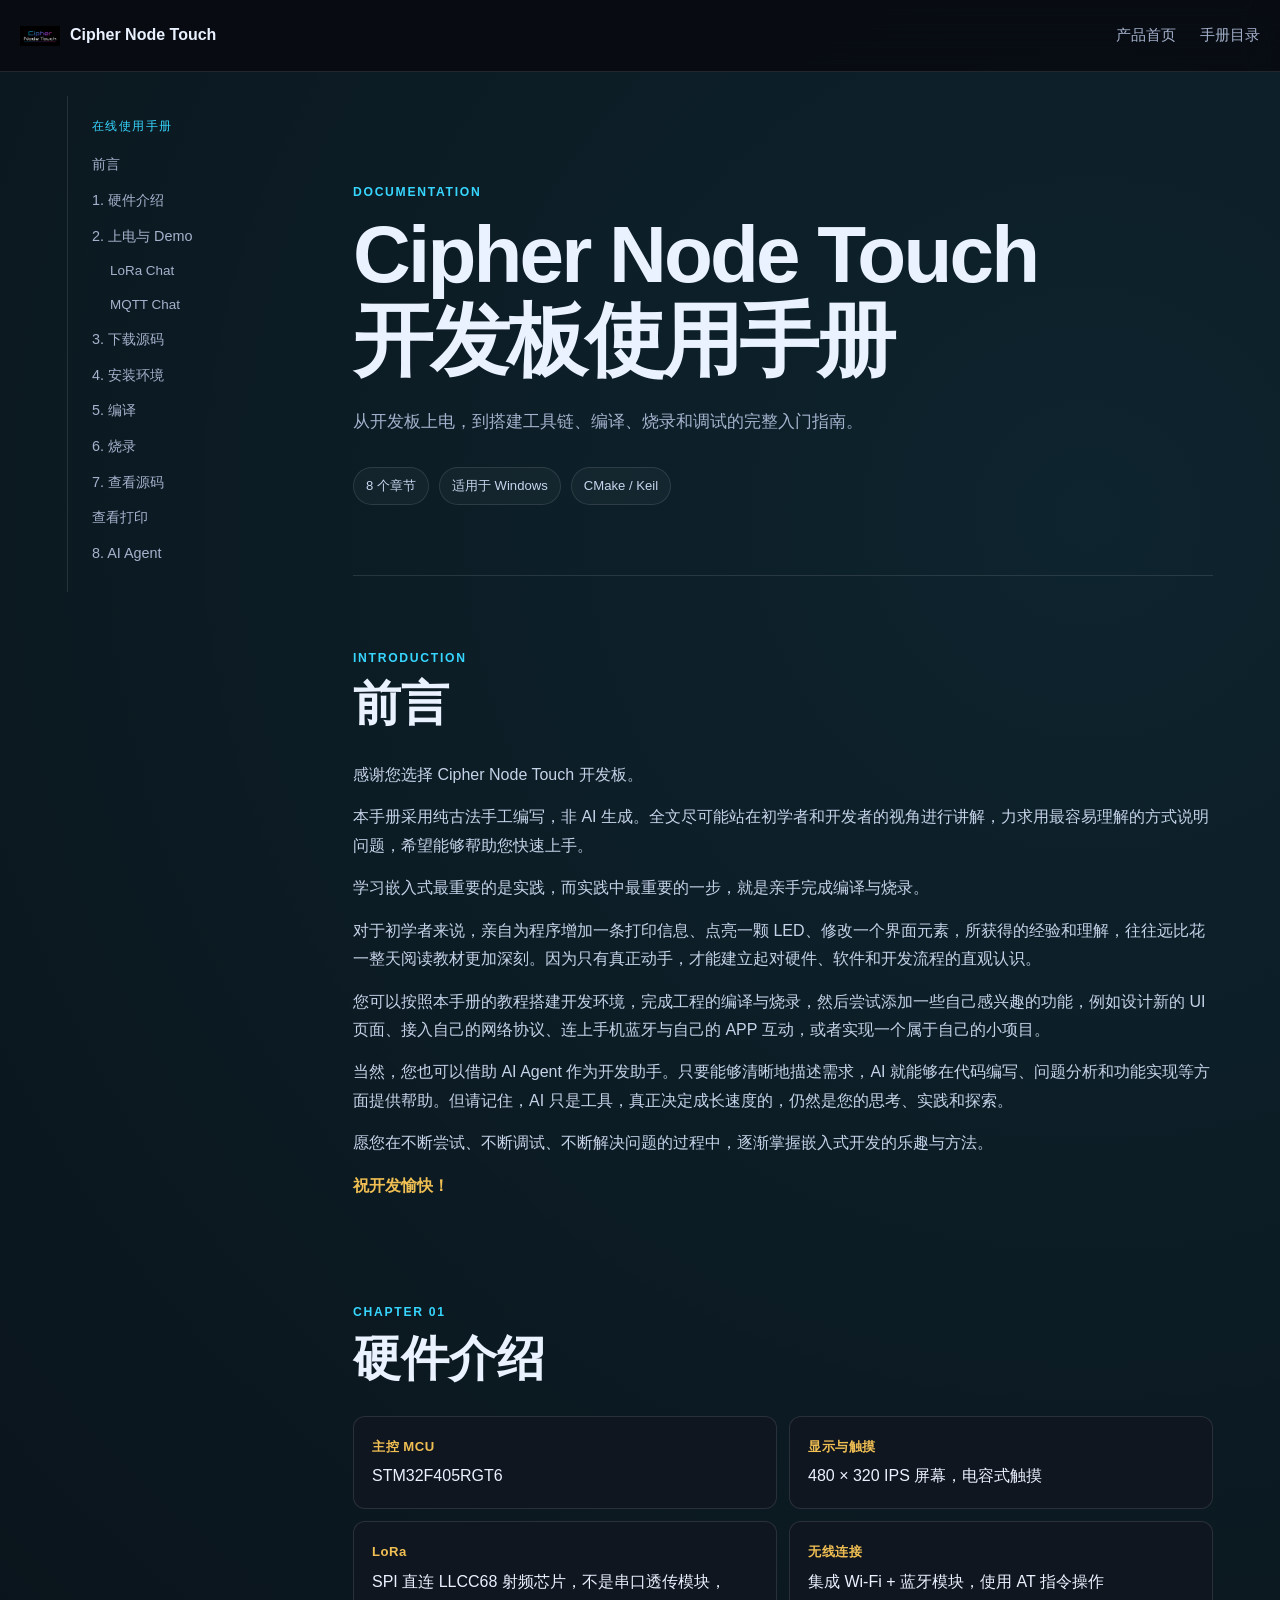
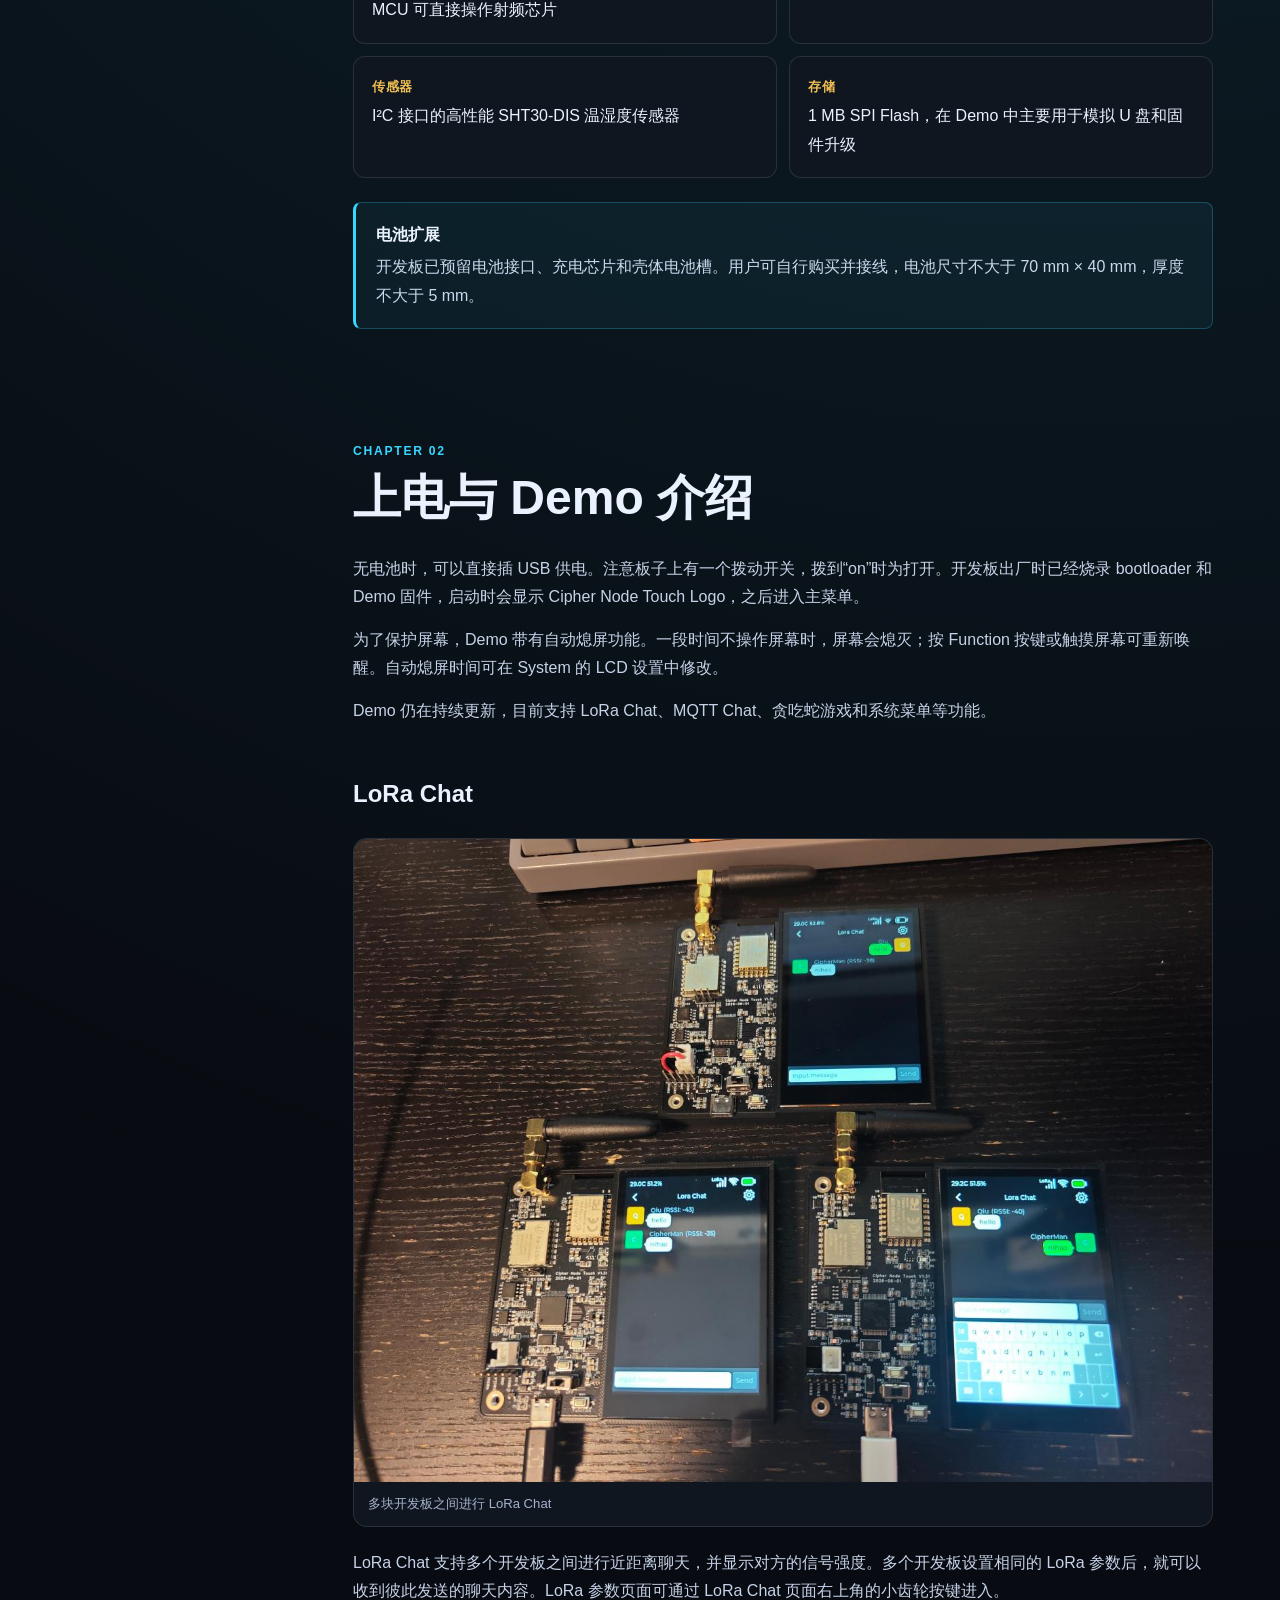
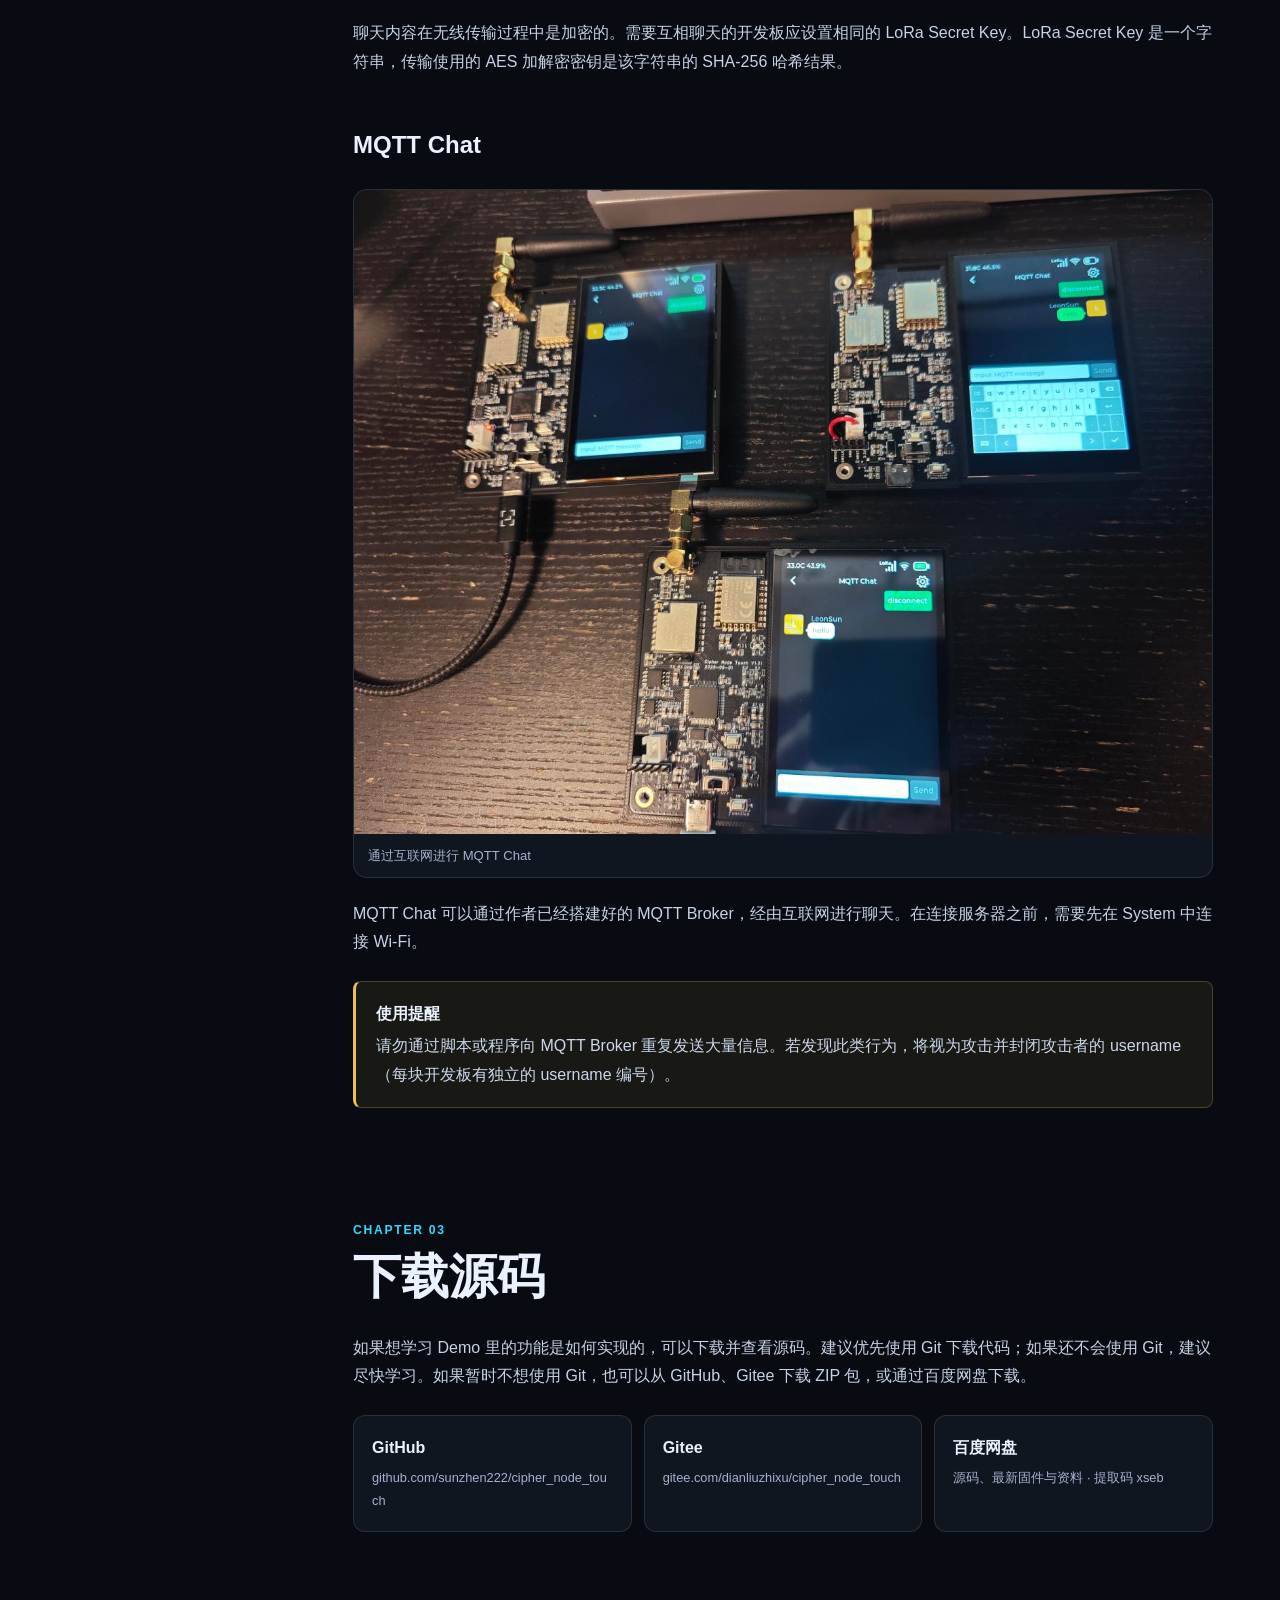
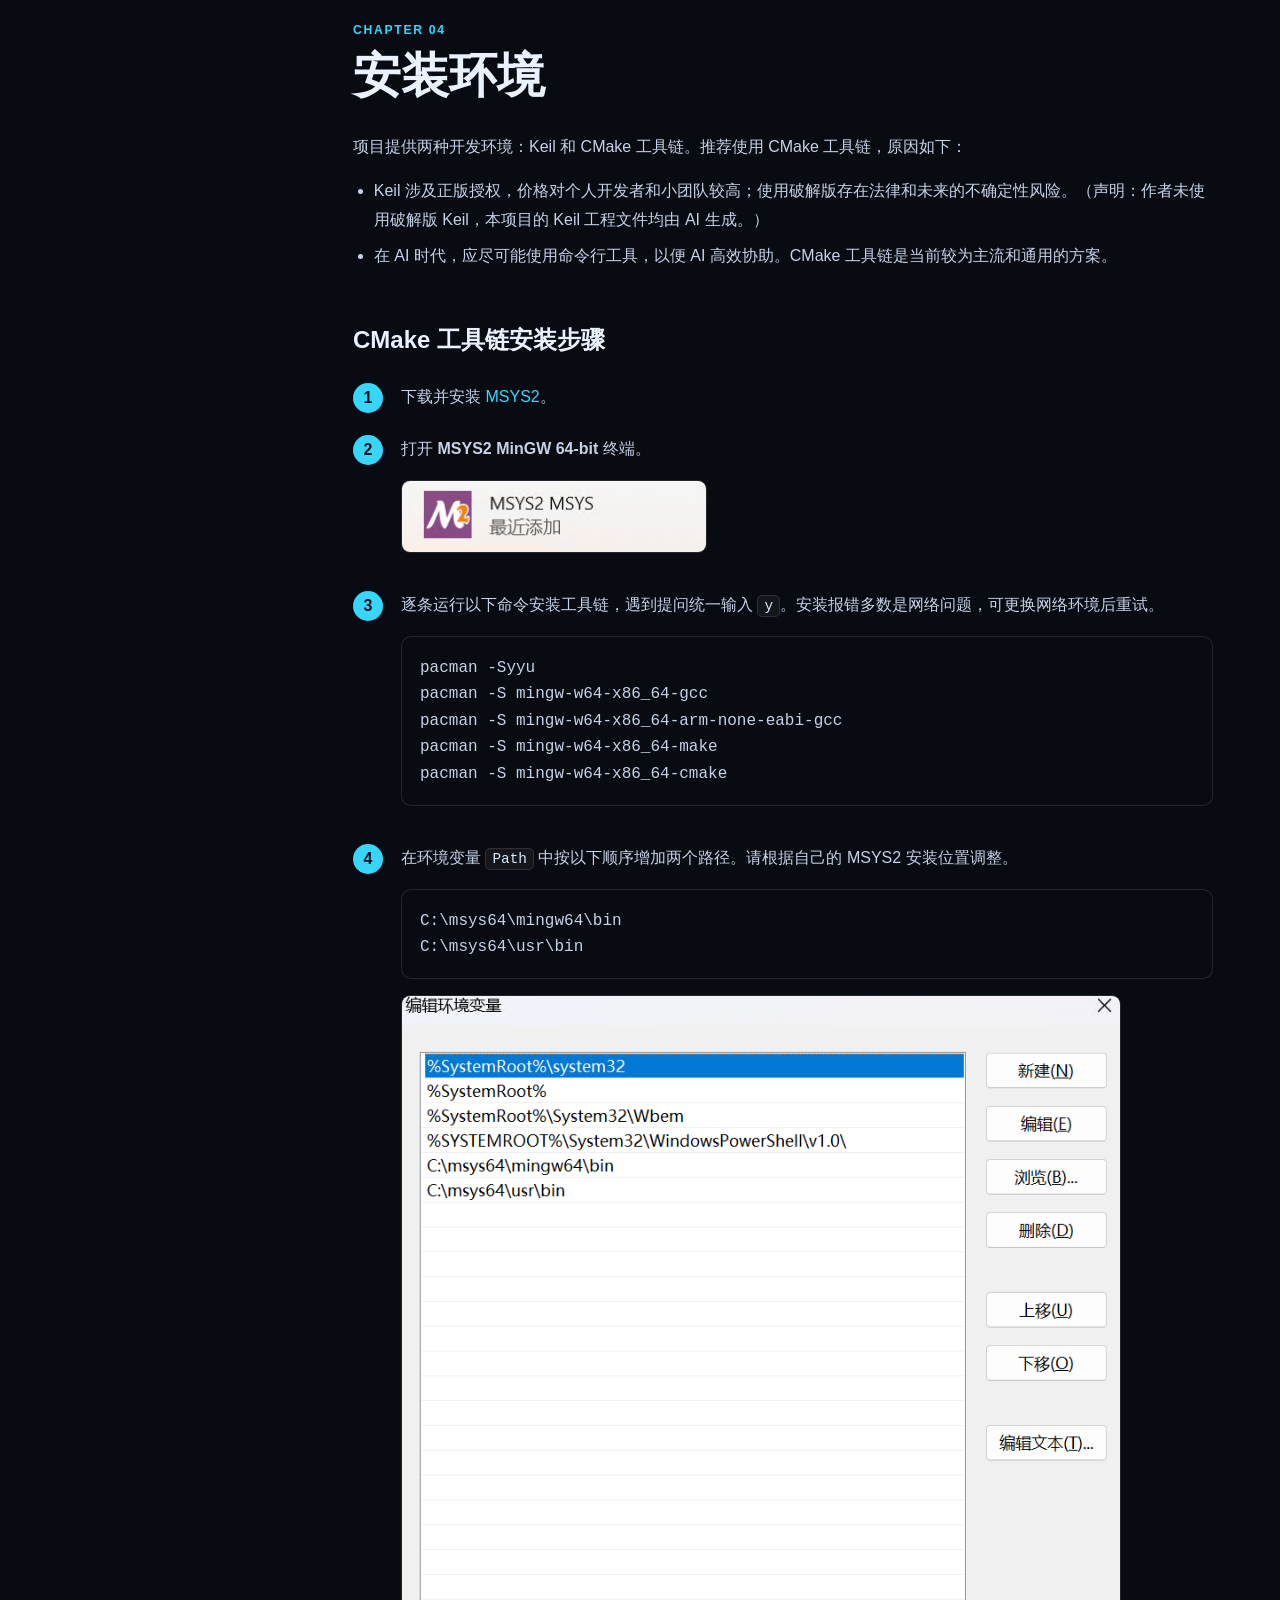
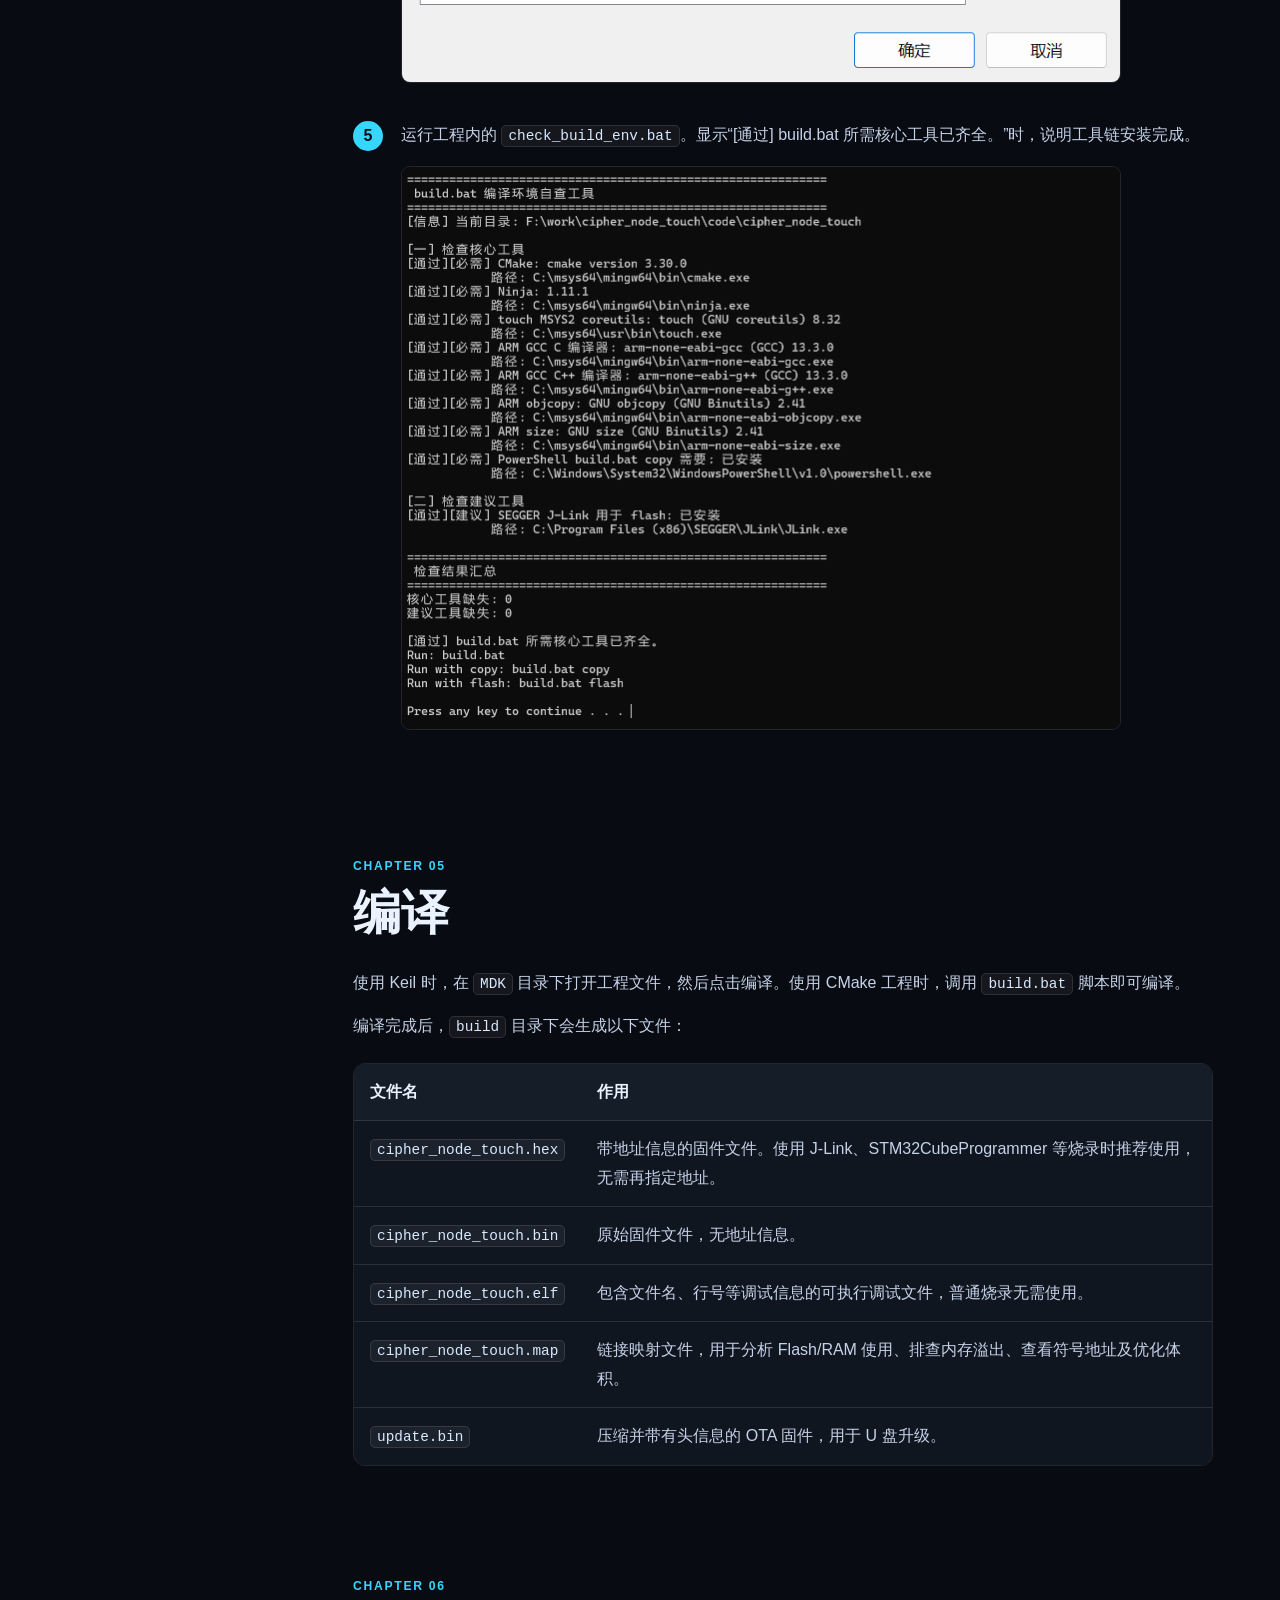
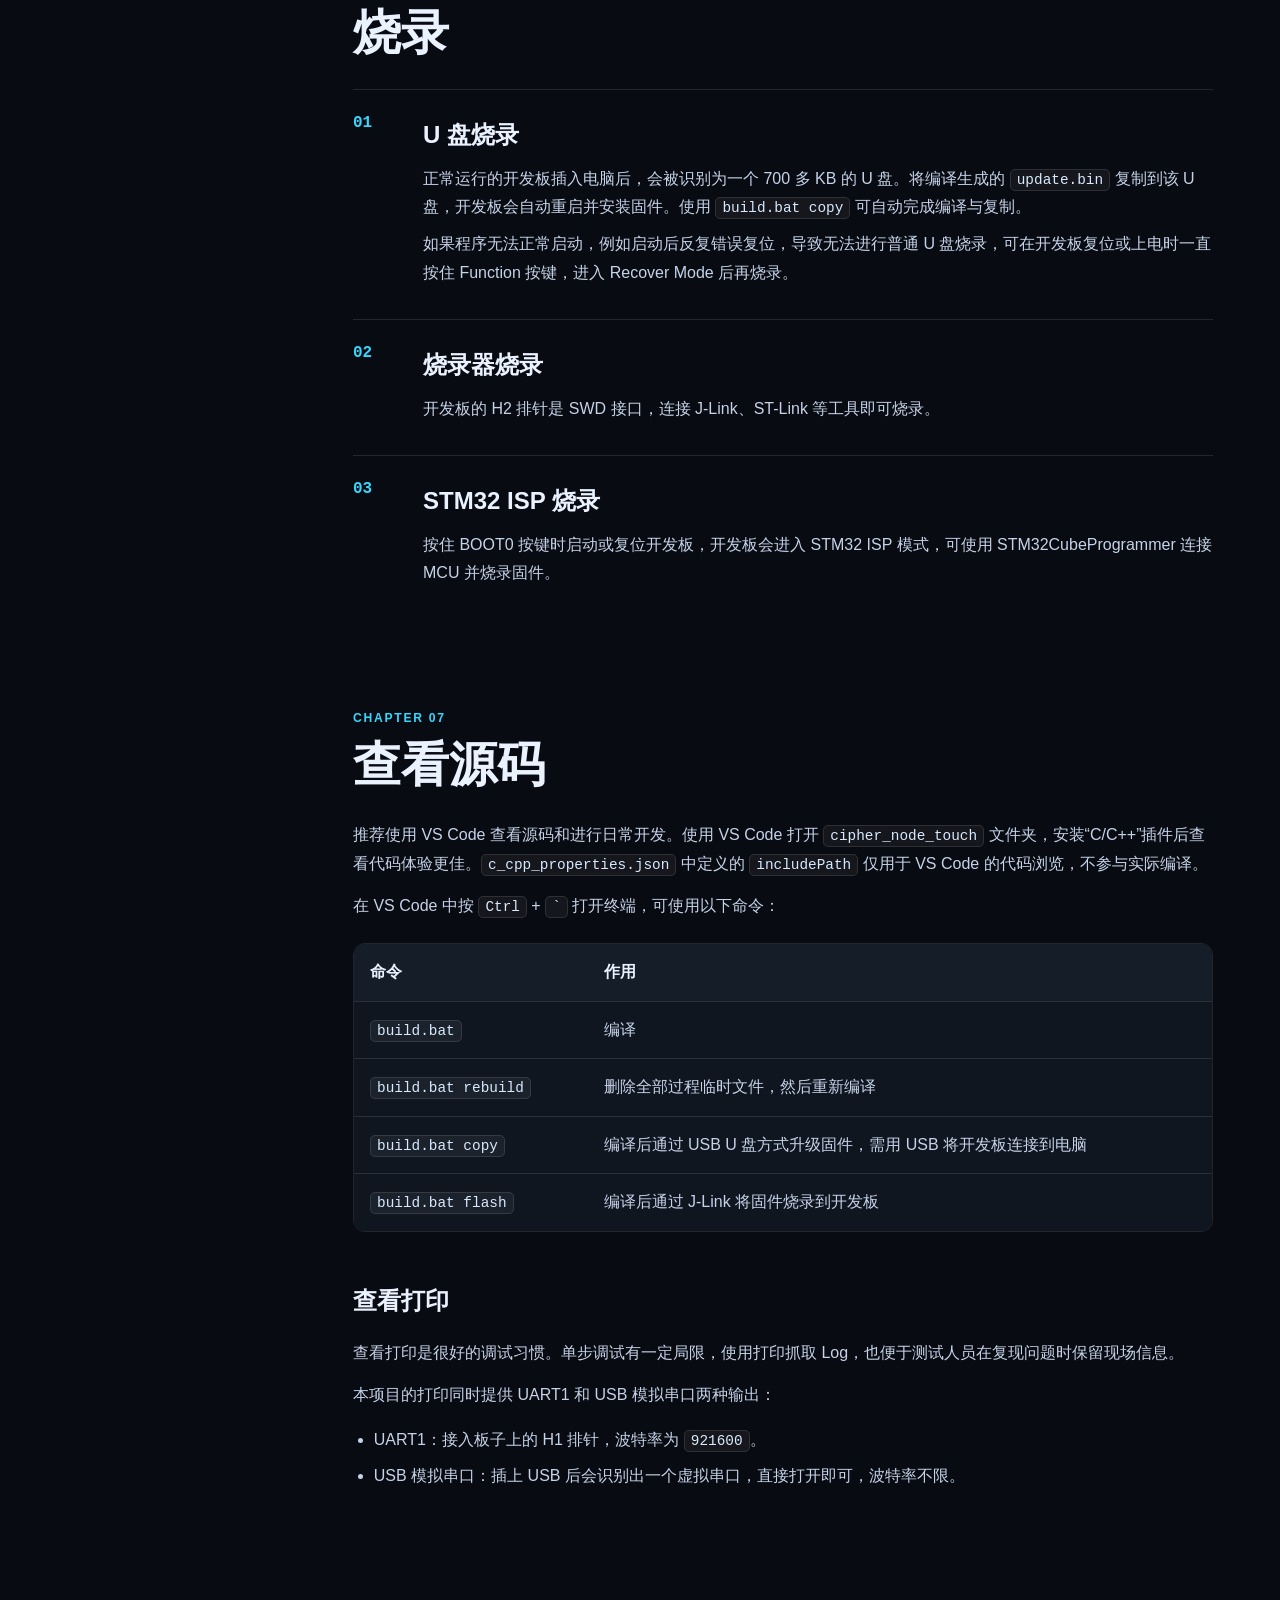
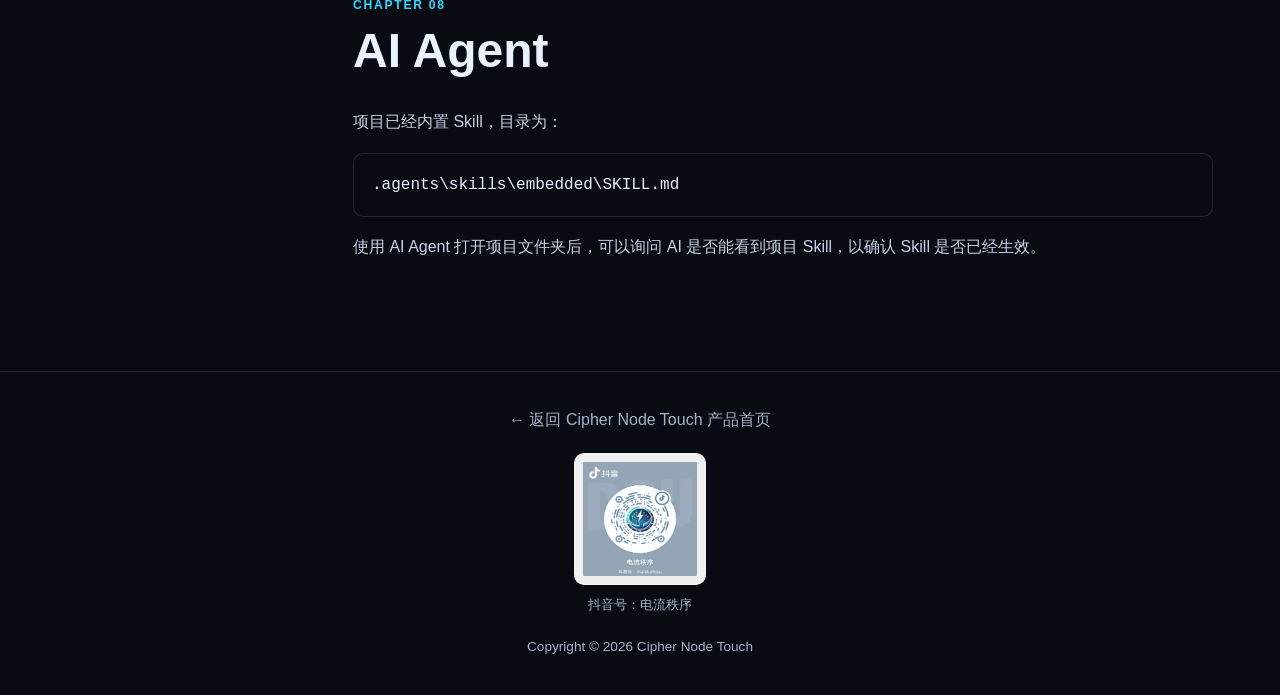
<file: cipher_node_touch/manual/index.html>
<!doctype html>
<html lang="zh-CN">
  <head>
    <!-- Google tag (gtag.js) -->
    <script async src="https://www.googletagmanager.com/gtag/js?id=G-Q7XBK7DT02"></script>
    <script>
      window.dataLayer = window.dataLayer || [];
      function gtag(){dataLayer.push(arguments);}
      gtag('js', new Date());

      gtag('config', 'G-Q7XBK7DT02');
    </script>
    <meta charset="UTF-8" />
    <meta name="viewport" content="width=device-width, initial-scale=1.0" />
    <meta name="description" content="Cipher Node Touch 开发板在线使用手册，包含环境安装、编译、烧录与调试说明。" />
    <title>在线使用手册 - Cipher Node Touch</title>
    <link rel="stylesheet" href="./manual.css" />
  </head>
  <body>
    <header class="manual-header">
      <a class="brand" href="../" aria-label="返回 Cipher Node Touch 首页">
        <img src="../../images/cipher_node_touch_logo.png" alt="" />
        <span>Cipher Node Touch</span>
      </a>
      <nav aria-label="页面导航">
        <a href="../">产品首页</a>
        <a href="#contents">手册目录</a>
      </nav>
    </header>

    <div class="manual-layout">
      <aside class="toc" id="contents">
        <p class="toc__label">在线使用手册</p>
        <a href="#preface">前言</a>
        <a href="#hardware">1. 硬件介绍</a>
        <a href="#demo">2. 上电与 Demo</a>
        <a class="toc__sub" href="#lora-chat">LoRa Chat</a>
        <a class="toc__sub" href="#mqtt-chat">MQTT Chat</a>
        <a href="#source">3. 下载源码</a>
        <a href="#environment">4. 安装环境</a>
        <a href="#build">5. 编译</a>
        <a href="#flash">6. 烧录</a>
        <a href="#code">7. 查看源码</a>
        <a href="#logs">查看打印</a>
        <a href="#agent">8. AI Agent</a>
      </aside>

      <main class="manual">
        <section class="manual-hero">
          <p class="eyebrow">DOCUMENTATION</p>
          <h1>Cipher Node Touch<br />开发板使用手册</h1>
          <p>从开发板上电，到搭建工具链、编译、烧录和调试的完整入门指南。</p>
          <div class="hero-meta"><span>8 个章节</span><span>适用于 Windows</span><span>CMake / Keil</span></div>
        </section>

        <article>
          <section id="preface">
            <p class="chapter">INTRODUCTION</p>
            <h2>前言</h2>
            <p>感谢您选择 Cipher Node Touch 开发板。</p>
            <p>本手册采用纯古法手工编写，非 AI 生成。全文尽可能站在初学者和开发者的视角进行讲解，力求用最容易理解的方式说明问题，希望能够帮助您快速上手。</p>
            <p>学习嵌入式最重要的是实践，而实践中最重要的一步，就是亲手完成编译与烧录。</p>
            <p>对于初学者来说，亲自为程序增加一条打印信息、点亮一颗 LED、修改一个界面元素，所获得的经验和理解，往往远比花一整天阅读教材更加深刻。因为只有真正动手，才能建立起对硬件、软件和开发流程的直观认识。</p>
            <p>您可以按照本手册的教程搭建开发环境，完成工程的编译与烧录，然后尝试添加一些自己感兴趣的功能，例如设计新的 UI 页面、接入自己的网络协议、连上手机蓝牙与自己的 APP 互动，或者实现一个属于自己的小项目。</p>
            <p>当然，您也可以借助 AI Agent 作为开发助手。只要能够清晰地描述需求，AI 就能够在代码编写、问题分析和功能实现等方面提供帮助。但请记住，AI 只是工具，真正决定成长速度的，仍然是您的思考、实践和探索。</p>
            <p>愿您在不断尝试、不断调试、不断解决问题的过程中，逐渐掌握嵌入式开发的乐趣与方法。</p>
            <p class="closing">祝开发愉快！</p>
          </section>

          <section id="hardware">
            <p class="chapter">CHAPTER 01</p>
            <h2>硬件介绍</h2>
            <div class="feature-list">
              <p><strong>主控 MCU</strong><span>STM32F405RGT6</span></p>
              <p><strong>显示与触摸</strong><span>480 × 320 IPS 屏幕，电容式触摸</span></p>
              <p><strong>LoRa</strong><span>SPI 直连 LLCC68 射频芯片，不是串口透传模块，MCU 可直接操作射频芯片</span></p>
              <p><strong>无线连接</strong><span>集成 Wi-Fi + 蓝牙模块，使用 AT 指令操作</span></p>
              <p><strong>传感器</strong><span>I²C 接口的高性能 SHT30-DIS 温湿度传感器</span></p>
              <p><strong>存储</strong><span>1 MB SPI Flash，在 Demo 中主要用于模拟 U 盘和固件升级</span></p>
            </div>
            <aside class="note"><strong>电池扩展</strong>开发板已预留电池接口、充电芯片和壳体电池槽。用户可自行购买并接线，电池尺寸不大于 70 mm × 40 mm，厚度不大于 5 mm。</aside>
          </section>

          <section id="demo">
            <p class="chapter">CHAPTER 02</p>
            <h2>上电与 Demo 介绍</h2>
            <p>无电池时，可以直接插 USB 供电。注意板子上有一个拨动开关，拨到“on”时为打开。开发板出厂时已经烧录 bootloader 和 Demo 固件，启动时会显示 Cipher Node Touch Logo，之后进入主菜单。</p>
            <p>为了保护屏幕，Demo 带有自动熄屏功能。一段时间不操作屏幕时，屏幕会熄灭；按 Function 按键或触摸屏幕可重新唤醒。自动熄屏时间可在 System 的 LCD 设置中修改。</p>
            <p>Demo 仍在持续更新，目前支持 LoRa Chat、MQTT Chat、贪吃蛇游戏和系统菜单等功能。</p>

            <h3 id="lora-chat">LoRa Chat</h3>
            <figure>
              <img src="./images/lora-chat.jpeg" alt="三块 Cipher Node Touch 开发板进行 LoRa Chat 通信" />
              <figcaption>多块开发板之间进行 LoRa Chat</figcaption>
            </figure>
            <p>LoRa Chat 支持多个开发板之间进行近距离聊天，并显示对方的信号强度。多个开发板设置相同的 LoRa 参数后，就可以收到彼此发送的聊天内容。LoRa 参数页面可通过 LoRa Chat 页面右上角的小齿轮按键进入。</p>
            <p>聊天内容在无线传输过程中是加密的。需要互相聊天的开发板应设置相同的 LoRa Secret Key。LoRa Secret Key 是一个字符串，传输使用的 AES 加解密密钥是该字符串的 SHA-256 哈希结果。</p>

            <h3 id="mqtt-chat">MQTT Chat</h3>
            <figure>
              <img src="./images/mqtt-chat.jpeg" alt="三块 Cipher Node Touch 开发板通过 MQTT Chat 通信" />
              <figcaption>通过互联网进行 MQTT Chat</figcaption>
            </figure>
            <p>MQTT Chat 可以通过作者已经搭建好的 MQTT Broker，经由互联网进行聊天。在连接服务器之前，需要先在 System 中连接 Wi-Fi。</p>
            <aside class="warning"><strong>使用提醒</strong>请勿通过脚本或程序向 MQTT Broker 重复发送大量信息。若发现此类行为，将视为攻击并封闭攻击者的 username（每块开发板有独立的 username 编号）。</aside>
          </section>

          <section id="source">
            <p class="chapter">CHAPTER 03</p>
            <h2>下载源码</h2>
            <p>如果想学习 Demo 里的功能是如何实现的，可以下载并查看源码。建议优先使用 Git 下载代码；如果还不会使用 Git，建议尽快学习。如果暂时不想使用 Git，也可以从 GitHub、Gitee 下载 ZIP 包，或通过百度网盘下载。</p>
            <div class="link-grid">
              <a href="https://github.com/sunzhen222/cipher_node_touch" target="_blank" rel="noreferrer"><strong>GitHub</strong><span>github.com/sunzhen222/cipher_node_touch</span></a>
              <a href="https://gitee.com/dianliuzhixu/cipher_node_touch" target="_blank" rel="noreferrer"><strong>Gitee</strong><span>gitee.com/dianliuzhixu/cipher_node_touch</span></a>
              <a href="https://pan.baidu.com/s/1xC8_7aAwKEjQGK3wG2qCUQ" target="_blank" rel="noreferrer"><strong>百度网盘</strong><span>源码、最新固件与资料 · 提取码 xseb</span></a>
            </div>
          </section>

          <section id="environment">
            <p class="chapter">CHAPTER 04</p>
            <h2>安装环境</h2>
            <p>项目提供两种开发环境：Keil 和 CMake 工具链。推荐使用 CMake 工具链，原因如下：</p>
            <ul>
              <li>Keil 涉及正版授权，价格对个人开发者和小团队较高；使用破解版存在法律和未来的不确定性风险。（声明：作者未使用破解版 Keil，本项目的 Keil 工程文件均由 AI 生成。）</li>
              <li>在 AI 时代，应尽可能使用命令行工具，以便 AI 高效协助。CMake 工具链是当前较为主流和通用的方案。</li>
            </ul>
            <h3>CMake 工具链安装步骤</h3>
            <ol class="steps">
              <li><span>1</span><div>下载并安装 <a href="https://www.msys2.org/" target="_blank" rel="noreferrer">MSYS2</a>。</div></li>
              <li><span>2</span><div>打开 <strong>MSYS2 MinGW 64-bit</strong> 终端。<img class="inline-shot compact" src="./images/msys2.png" alt="MSYS2 MinGW 64-bit 终端入口" /></div></li>
              <li><span>3</span><div>逐条运行以下命令安装工具链，遇到提问统一输入 <code>y</code>。安装报错多数是网络问题，可更换网络环境后重试。
                <pre><code>pacman -Syyu
pacman -S mingw-w64-x86_64-gcc
pacman -S mingw-w64-x86_64-arm-none-eabi-gcc
pacman -S mingw-w64-x86_64-make
pacman -S mingw-w64-x86_64-cmake</code></pre>
              </div></li>
              <li><span>4</span><div>在环境变量 <code>Path</code> 中按以下顺序增加两个路径。请根据自己的 MSYS2 安装位置调整。
                <pre><code>C:\msys64\mingw64\bin
C:\msys64\usr\bin</code></pre>
                <img class="inline-shot" src="./images/path.png" alt="Windows Path 环境变量配置示例" />
              </div></li>
              <li><span>5</span><div>运行工程内的 <code>check_build_env.bat</code>。显示“[通过] build.bat 所需核心工具已齐全。”时，说明工具链安装完成。
                <img class="inline-shot" src="./images/env-check.png" alt="build.bat 编译环境自查通过" />
              </div></li>
            </ol>
          </section>

          <section id="build">
            <p class="chapter">CHAPTER 05</p>
            <h2>编译</h2>
            <p>使用 Keil 时，在 <code>MDK</code> 目录下打开工程文件，然后点击编译。使用 CMake 工程时，调用 <code>build.bat</code> 脚本即可编译。</p>
            <p>编译完成后，<code>build</code> 目录下会生成以下文件：</p>
            <div class="table-scroll"><table><thead><tr><th>文件名</th><th>作用</th></tr></thead><tbody>
              <tr><td><code>cipher_node_touch.hex</code></td><td>带地址信息的固件文件。使用 J-Link、STM32CubeProgrammer 等烧录时推荐使用，无需再指定地址。</td></tr>
              <tr><td><code>cipher_node_touch.bin</code></td><td>原始固件文件，无地址信息。</td></tr>
              <tr><td><code>cipher_node_touch.elf</code></td><td>包含文件名、行号等调试信息的可执行调试文件，普通烧录无需使用。</td></tr>
              <tr><td><code>cipher_node_touch.map</code></td><td>链接映射文件，用于分析 Flash/RAM 使用、排查内存溢出、查看符号地址及优化体积。</td></tr>
              <tr><td><code>update.bin</code></td><td>压缩并带有头信息的 OTA 固件，用于 U 盘升级。</td></tr>
            </tbody></table></div>
          </section>

          <section id="flash">
            <p class="chapter">CHAPTER 06</p>
            <h2>烧录</h2>
            <div class="method"><span>01</span><div><h3>U 盘烧录</h3><p>正常运行的开发板插入电脑后，会被识别为一个 700 多 KB 的 U 盘。将编译生成的 <code>update.bin</code> 复制到该 U 盘，开发板会自动重启并安装固件。使用 <code>build.bat copy</code> 可自动完成编译与复制。</p><p>如果程序无法正常启动，例如启动后反复错误复位，导致无法进行普通 U 盘烧录，可在开发板复位或上电时一直按住 Function 按键，进入 Recover Mode 后再烧录。</p></div></div>
            <div class="method"><span>02</span><div><h3>烧录器烧录</h3><p>开发板的 H2 排针是 SWD 接口，连接 J-Link、ST-Link 等工具即可烧录。</p></div></div>
            <div class="method"><span>03</span><div><h3>STM32 ISP 烧录</h3><p>按住 BOOT0 按键时启动或复位开发板，开发板会进入 STM32 ISP 模式，可使用 STM32CubeProgrammer 连接 MCU 并烧录固件。</p></div></div>
          </section>

          <section id="code">
            <p class="chapter">CHAPTER 07</p>
            <h2>查看源码</h2>
            <p>推荐使用 VS Code 查看源码和进行日常开发。使用 VS Code 打开 <code>cipher_node_touch</code> 文件夹，安装“C/C++”插件后查看代码体验更佳。<code>c_cpp_properties.json</code> 中定义的 <code>includePath</code> 仅用于 VS Code 的代码浏览，不参与实际编译。</p>
            <p>在 VS Code 中按 <kbd>Ctrl</kbd> + <kbd>`</kbd> 打开终端，可使用以下命令：</p>
            <div class="table-scroll"><table><thead><tr><th>命令</th><th>作用</th></tr></thead><tbody>
              <tr><td><code>build.bat</code></td><td>编译</td></tr>
              <tr><td><code>build.bat rebuild</code></td><td>删除全部过程临时文件，然后重新编译</td></tr>
              <tr><td><code>build.bat copy</code></td><td>编译后通过 USB U 盘方式升级固件，需用 USB 将开发板连接到电脑</td></tr>
              <tr><td><code>build.bat flash</code></td><td>编译后通过 J-Link 将固件烧录到开发板</td></tr>
            </tbody></table></div>

            <h3 id="logs">查看打印</h3>
            <p>查看打印是很好的调试习惯。单步调试有一定局限，使用打印抓取 Log，也便于测试人员在复现问题时保留现场信息。</p>
            <p>本项目的打印同时提供 UART1 和 USB 模拟串口两种输出：</p>
            <ul>
              <li>UART1：接入板子上的 H1 排针，波特率为 <code>921600</code>。</li>
              <li>USB 模拟串口：插上 USB 后会识别出一个虚拟串口，直接打开即可，波特率不限。</li>
            </ul>
          </section>

          <section id="agent">
            <p class="chapter">CHAPTER 08</p>
            <h2>AI Agent</h2>
            <p>项目已经内置 Skill，目录为：</p>
            <pre><code>.agents\skills\embedded\SKILL.md</code></pre>
            <p>使用 AI Agent 打开项目文件夹后，可以询问 AI 是否能看到项目 Skill，以确认 Skill 是否已经生效。</p>
          </section>
        </article>
      </main>
    </div>

    <footer>
      <a href="../">← 返回 Cipher Node Touch 产品首页</a>
      <div class="douyin-card">
        <img src="../../assets/douyin_qrcode.png" alt="抖音二维码" />
        <p>抖音号：电流秩序</p>
      </div>
      <p>Copyright © <span id="year"></span> Cipher Node Touch</p>
    </footer>
    <script>document.getElementById('year').textContent = new Date().getFullYear();</script>
  </body>
</html>
</file>
<file: studio-home.css>
:root {
  --bg-1: #0a1118;
  --bg-2: #121e2b;
  --ink: #ecf4ff;
  --muted: #9db2c8;
  --line: rgba(175, 205, 233, 0.28);
  --accent: #54d6b7;
  --accent-soft: rgba(84, 214, 183, 0.15);
  --card: rgba(11, 19, 29, 0.72);
}

* {
  box-sizing: border-box;
}

html,
body {
  margin: 0;
  padding: 0;
}

body {
  font-family: "Source Han Sans SC", "PingFang SC", "Microsoft YaHei", sans-serif;
  color: var(--ink);
  min-height: 100vh;
  background:
    radial-gradient(circle at 15% 20%, rgba(84, 214, 183, 0.2) 0%, transparent 36%),
    radial-gradient(circle at 78% 78%, rgba(65, 141, 228, 0.24) 0%, transparent 40%),
    linear-gradient(140deg, var(--bg-1) 0%, var(--bg-2) 100%);
}

.site {
  width: min(1120px, calc(100% - 32px));
  margin: 0 auto;
}

header {
  padding: 24px 0 14px;
  display: flex;
  align-items: center;
  justify-content: space-between;
}

.brand {
  font-size: 1.2rem;
  letter-spacing: 0.08em;
  font-weight: 700;
}

nav a {
  text-decoration: none;
  color: var(--muted);
  margin-left: 16px;
  font-size: 0.95rem;
  transition: color 0.2s ease;
}

nav a:hover {
  color: var(--ink);
}

.hero {
  padding: 56px 0 36px;
  display: block;
}

.hero h1 {
  margin: 0;
  font-size: clamp(2.1rem, 4.2vw, 4rem);
  line-height: 1.1;
}

.hero p {
  color: var(--muted);
  margin-top: 16px;
  max-width: 680px;
}

.badge {
  display: inline-block;
  padding: 6px 12px;
  border-radius: 999px;
  background: var(--accent-soft);
  color: var(--accent);
  font-size: 0.8rem;
  letter-spacing: 0.08em;
  text-transform: uppercase;
  margin-bottom: 12px;
}

.panel {
  border: 1px solid var(--line);
  border-radius: 18px;
  padding: 18px;
  background: var(--card);
  backdrop-filter: blur(6px);
}

.projects {
  padding: 24px 0 60px;
}

.grid {
  display: grid;
  grid-template-columns: repeat(2, minmax(0, 1fr));
  gap: 16px;
}

.project-card {
  text-decoration: none;
  color: inherit;
  border: 1px solid var(--line);
  border-radius: 18px;
  padding: 22px;
  background: var(--card);
  transition: transform 0.2s ease, box-shadow 0.2s ease, border-color 0.2s ease;
}

.project-card:hover {
  transform: translateY(-4px);
  box-shadow: 0 16px 28px rgba(4, 10, 16, 0.45);
  border-color: rgba(84, 214, 183, 0.52);
}

.project-card h2 {
  margin: 0 0 8px;
  font-size: 1.3rem;
}

.project-card p {
  margin: 0;
  color: var(--muted);
  line-height: 1.6;
}

.project-link {
  margin-top: 14px;
  font-size: 0.92rem;
  color: var(--accent);
}

footer {
  border-top: 1px solid var(--line);
  padding: 22px 0 36px;
  color: var(--muted);
  font-size: 0.9rem;
}

.douyin-card {
  width: fit-content;
  margin: 0 0 18px;
  text-align: center;
  color: var(--ink);
}

.douyin-card img {
  display: block;
  width: 132px;
  height: 132px;
  padding: 8px;
  border: 1px solid var(--line);
  border-radius: 12px;
  background: rgba(255, 255, 255, 0.9);
}

.douyin-card p {
  margin: 8px 0 0;
  color: var(--muted);
  font-size: 0.86rem;
}

@media (max-width: 860px) {
  .hero {
    padding-top: 36px;
  }

  .grid {
    grid-template-columns: 1fr;
  }
}
</file>
<file: esc_master/manual.css>
:root {
  --bg: #080a0d;
  --panel: #11161d;
  --panel-2: #171d25;
  --line: rgba(255,255,255,.12);
  --text: #eef4ff;
  --muted: #aab6c9;
  --blue: #54c7ff;
  --green: #7ee0a6;
  --amber: #f1bd5b;
  --code: #080c11;
}

* { box-sizing: border-box; }
html { scroll-behavior: smooth; scroll-padding-top: 96px; }
body {
  margin: 0;
  color: var(--text);
  background:
    radial-gradient(circle at 82% 8%, rgba(84,199,255,.14), transparent 27%),
    radial-gradient(circle at 12% 0%, rgba(126,224,166,.10), transparent 28%),
    var(--bg);
  font-family: "HarmonyOS Sans SC", "Noto Sans SC", "PingFang SC", "Microsoft YaHei", sans-serif;
  line-height: 1.78;
}

a { color: inherit; text-decoration: none; }

.manual-header {
  position: sticky;
  top: 0;
  z-index: 10;
  height: 72px;
  padding: 0 max(20px, calc((100vw - 1280px)/2));
  display: flex;
  align-items: center;
  justify-content: space-between;
  gap: 24px;
  border-bottom: 1px solid var(--line);
  background: rgba(8,10,13,.88);
  backdrop-filter: blur(16px);
}

.brand { display: flex; align-items: center; gap: 10px; font-weight: 800; }
.brand-mark {
  width: 42px;
  height: 42px;
  display: grid;
  place-items: center;
  border: 1px solid rgba(84,199,255,.42);
  border-radius: 8px;
  color: #071018;
  background: linear-gradient(145deg, var(--green), var(--blue));
  font: 800 .92rem "Cascadia Code", Consolas, monospace;
}
.manual-header nav { display: flex; gap: 24px; color: var(--muted); font-size: .92rem; }
.manual-header nav a:hover, footer a:hover { color: var(--blue); }

.manual-layout {
  width: min(1280px, calc(100% - 40px));
  margin: 0 auto;
  display: grid;
  grid-template-columns: 230px minmax(0, 860px);
  justify-content: center;
  gap: 56px;
}

.toc {
  position: sticky;
  top: 96px;
  align-self: start;
  max-height: calc(100vh - 120px);
  overflow-y: auto;
  padding: 20px 14px;
  border-left: 1px solid var(--line);
}
.toc a { display: block; padding: 5px 10px; color: var(--muted); font-size: .9rem; border-radius: 7px; }
.toc a:hover { color: var(--text); background: rgba(255,255,255,.05); }
.toc__label { margin: 0 10px 10px; color: var(--green); font-size: .75rem; font-weight: 700; letter-spacing: .12em; }

.manual { min-width: 0; padding-bottom: 80px; }
.manual-hero {
  min-height: 470px;
  padding: 110px 0 70px;
  border-bottom: 1px solid var(--line);
}
.manual-hero h1 { margin: 8px 0 22px; font-size: clamp(2.45rem, 6.5vw, 4.8rem); line-height: 1.08; letter-spacing: 0; }
.manual-hero > p:not(.eyebrow) { max-width: 650px; color: var(--muted); font-size: 1.08rem; }
.eyebrow, .chapter { margin: 0; color: var(--green); font-size: .76rem; font-weight: 800; letter-spacing: .14em; }
.hero-meta { display: flex; flex-wrap: wrap; gap: 10px; margin-top: 30px; }
.hero-meta span {
  padding: 6px 12px;
  border: 1px solid var(--line);
  border-radius: 99px;
  color: #d3deef;
  font-size: .82rem;
  background: rgba(255,255,255,.03);
}

article section { padding: 72px 0 16px; }
h2 { margin: 6px 0 28px; font-size: clamp(2rem, 4vw, 3rem); line-height: 1.2; }
p { margin: 14px 0; }
article p, article li { color: #c9d4e4; }
article a { color: var(--blue); overflow-wrap: anywhere; }
strong { color: var(--text); }

.feature-list, .action-grid {
  display: grid;
  grid-template-columns: 1fr 1fr;
  gap: 12px;
}
.feature-list.single { grid-template-columns: minmax(0, 1fr); max-width: 420px; }
.feature-list p, .action-grid p, .link-card {
  margin: 0;
  padding: 18px;
  border: 1px solid var(--line);
  border-radius: 8px;
  background: var(--panel);
}
.feature-list strong, .feature-list span, .action-grid strong, .action-grid span, .link-card strong, .link-card a {
  display: block;
}
.feature-list strong, .action-grid strong, .link-card strong { color: var(--green); font-size: .84rem; letter-spacing: .04em; }
.feature-list span, .action-grid span { margin-top: 4px; color: var(--text); }
.link-card a { margin-top: 8px; }

.note, .warning {
  margin: 24px 0;
  padding: 18px 20px;
  border: 1px solid rgba(84,199,255,.26);
  border-left: 3px solid var(--blue);
  border-radius: 8px;
  color: #cbd8ec;
  background: rgba(84,199,255,.06);
}
.warning { border-color: rgba(241,189,91,.28); border-left-color: var(--amber); background: rgba(241,189,91,.07); }
.note strong, .warning strong { display: block; margin-bottom: 4px; color: var(--text); }

figure {
  margin: 22px 0;
  overflow: hidden;
  border: 1px solid var(--line);
  border-radius: 8px;
  background: var(--panel);
}
figure img { display: block; width: 100%; height: auto; }
figcaption { padding: 10px 14px; color: var(--muted); font-size: .82rem; }
.figure-grid { display: grid; grid-template-columns: minmax(0, 1fr) minmax(0, .46fr); align-items: start; gap: 14px; }
.figure-grid figure { margin: 0; }

code {
  font-family: "Cascadia Code", Consolas, monospace;
  padding: 2px 6px;
  border: 1px solid var(--line);
  border-radius: 5px;
  color: #def0ff;
  background: rgba(255,255,255,.05);
  font-size: .9em;
}

footer { padding: 34px 20px; text-align: center; color: var(--muted); border-top: 1px solid var(--line); }
footer p { margin: 5px 0; font-size: .85rem; }
.douyin-card { width: fit-content; margin: 18px auto; text-align: center; color: var(--text); }
.douyin-card img { display: block; width: 132px; height: 132px; padding: 8px; border: 1px solid var(--line); border-radius: 8px; background: rgba(255,255,255,.94); }
.douyin-card p { margin: 8px 0 0; color: var(--muted); font-size: .84rem; }

@media (max-width: 900px) {
  .manual-layout { grid-template-columns: minmax(0, 1fr); }
  .toc {
    position: static;
    max-height: none;
    margin-top: 28px;
    display: grid;
    grid-template-columns: repeat(2, 1fr);
    border: 1px solid var(--line);
    border-radius: 8px;
  }
  .toc__label { grid-column: 1 / -1; }
  .manual-hero { min-height: auto; padding-top: 70px; }
  .figure-grid { grid-template-columns: 1fr; }
}

@media (max-width: 620px) {
  body { width: 100%; overflow-x: hidden; }
  .manual-header { width: 100vw; max-width: 100vw; height: 64px; padding: 0 14px; overflow: hidden; }
  .brand span:last-child { display: none; }
  .brand-mark { width: 38px; height: 38px; }
  .manual-header nav { display: none; }
  .manual-layout { width: calc(100% - 28px); max-width: calc(100% - 28px); }
  .manual, article, article section, p, h1, h2, .note, .warning, .link-card { max-width: 100%; min-width: 0; }
  .manual-hero h1 { font-size: 1.85rem; overflow-wrap: anywhere; word-break: break-all; }
  .manual-hero > p:not(.eyebrow) { font-size: .98rem; overflow-wrap: anywhere; word-break: break-all; }
  h2 { font-size: 1.85rem; }
  article p, article li, figcaption { word-break: break-all; overflow-wrap: anywhere; }
  .toc { width: 100%; min-width: 0; grid-template-columns: 1fr; }
  .toc__label { grid-column: auto; }
  .feature-list, .action-grid { grid-template-columns: 1fr; }
  article section { padding-top: 58px; }
}
</file>
<file: style.css>
:root {
  --bg: #090b10;
  --bg-soft: #121723;
  --card: rgba(15, 20, 32, 0.72);
  --line: rgba(255, 255, 255, 0.12);
  --text: #eaf1ff;
  --muted: #9ba9c9;
  --gold: #f0bf53;
  --cyan: #37d6ff;
  --accent: #65b6ff;
  --radius: 16px;
  --shadow-soft: 0 10px 28px rgba(0, 0, 0, 0.4);
  --shadow-glow: 0 0 0 1px rgba(101, 182, 255, 0.16), 0 0 24px rgba(55, 214, 255, 0.1);
}

* {
  box-sizing: border-box;
}

html {
  scroll-behavior: smooth;
}

body {
  margin: 0;
  color: var(--text);
  background:
    radial-gradient(circle at 85% 12%, rgba(55, 214, 255, 0.18), transparent 28%),
    radial-gradient(circle at 15% 5%, rgba(240, 191, 83, 0.12), transparent 30%),
    linear-gradient(180deg, #07090f 0%, #080c13 36%, #07090f 100%);
  font-family: "HarmonyOS Sans SC", "Noto Sans SC", "PingFang SC", "Microsoft YaHei", sans-serif;
  line-height: 1.6;
  overflow-x: hidden;
}

body::before {
  content: "";
  position: fixed;
  inset: 0;
  pointer-events: none;
  background-image:
    linear-gradient(rgba(255, 255, 255, 0.04) 1px, transparent 1px),
    linear-gradient(90deg, rgba(255, 255, 255, 0.04) 1px, transparent 1px);
  background-size: 56px 56px;
  mask-image: radial-gradient(circle at center, black 35%, transparent 100%);
  opacity: 0.35;
  z-index: -1;
}

a {
  color: inherit;
  text-decoration: none;
}

.site-header {
  position: sticky;
  top: 12px;
  z-index: 20;
  width: min(1180px, calc(100% - 24px));
  margin: 12px auto 0;
  padding: 10px 16px;
  display: flex;
  align-items: center;
  justify-content: space-between;
  border-radius: 14px;
  border: 1px solid var(--line);
}

.glass {
  backdrop-filter: blur(10px) saturate(130%);
  background: rgba(10, 14, 22, 0.72);
  box-shadow: var(--shadow-soft);
}

.logo {
  display: inline-flex;
  align-items: center;
  gap: 10px;
  font-weight: 700;
  letter-spacing: 0.02em;
}

.logo img {
  width: 42px;
  height: 42px;
  object-fit: contain;
}

.nav-links {
  display: flex;
  gap: 18px;
  min-width: 0;
  font-size: 0.92rem;
  color: var(--muted);
}

.nav-links a {
  position: relative;
  transition: color 0.28s ease;
}

.nav-links a::after {
  content: "";
  position: absolute;
  left: 0;
  bottom: -5px;
  width: 100%;
  height: 2px;
  transform: scaleX(0);
  transform-origin: right;
  transition: transform 0.25s ease;
  background: linear-gradient(90deg, var(--gold), var(--cyan));
}

.nav-links a:hover {
  color: var(--text);
}

.nav-links a:hover::after {
  transform-origin: left;
  transform: scaleX(1);
}

main {
  width: min(1180px, calc(100% - 24px));
  margin: 0 auto;
}

.section {
  padding: 72px 0;
}

.section-grid {
  display: grid;
  grid-template-columns: minmax(0, 1fr);
  align-items: center;
  gap: 18px;
  width: min(900px, 100%);
  min-height: auto;
  margin: 0 auto;
  padding: 42px 0 28px;
  position: relative;
  isolation: isolate;
}

.hero__content {
  width: 100%;
  min-width: 0;
  text-align: center;
  padding: 28px;
  border-radius: 20px;
  border: 1px solid rgba(255, 255, 255, 0.08);
  background:
    linear-gradient(135deg, rgba(11, 16, 28, 0.86), rgba(8, 11, 20, 0.6)),
    radial-gradient(circle at 18% 18%, rgba(55, 214, 255, 0.14), transparent 36%);
  box-shadow: var(--shadow-soft), var(--shadow-glow);
}

.hero-logo {
  width: min(420px, 100%);
  height: auto;
  display: block;
  margin: 0 auto;
  padding: 0;
  border-radius: 0;
  background: transparent;
  border: 0;
  filter: drop-shadow(0 8px 22px rgba(55, 214, 255, 0.24));
}

h1 {
  margin: 0;
  font-size: clamp(2.2rem, 6vw, 4rem);
  line-height: 1.1;
  letter-spacing: 0.02em;
}

h2 {
  margin: 12px 0 0;
  font-weight: 500;
  color: #c7d7f6;
  font-size: clamp(1rem, 2.7vw, 1.4rem);
}

.hero__desc {
  margin: 16px auto 0;
  max-width: 640px;
  color: var(--muted);
}

.hero__actions {
  margin-top: 22px;
  display: inline-flex;
  flex-wrap: wrap;
  justify-content: center;
  gap: 12px;
}

.hero__visual {
  position: relative;
  width: 100%;
  min-width: 0;
  overflow: hidden;
  border-radius: 20px;
  border: 1px solid rgba(255, 255, 255, 0.12);
  background:
    linear-gradient(145deg, rgba(101, 182, 255, 0.12), rgba(240, 191, 83, 0.08)),
    rgba(10, 14, 22, 0.74);
  box-shadow: var(--shadow-soft), 0 0 28px rgba(55, 214, 255, 0.12);
}

.hero__visual::before {
  content: "";
  position: absolute;
  inset: 14px;
  border-radius: 16px;
  border: 1px solid rgba(255, 255, 255, 0.1);
  pointer-events: none;
  z-index: 1;
}

.hero__visual img {
  display: block;
  width: 100%;
  max-height: 460px;
  aspect-ratio: 16 / 9;
  object-fit: cover;
}

.btn {
  padding: 11px 20px;
  border-radius: 12px;
  font-weight: 600;
  font-size: 0.95rem;
  border: 1px solid transparent;
  transition: transform 0.24s ease, box-shadow 0.24s ease, border-color 0.24s ease;
}

.btn:hover {
  transform: translateY(-2px);
}

.btn--primary {
  color: #101010;
  background: linear-gradient(120deg, var(--gold), #ffd98c);
  box-shadow: 0 10px 20px rgba(240, 191, 83, 0.25);
}

.btn--ghost {
  border-color: rgba(255, 255, 255, 0.24);
  background: rgba(255, 255, 255, 0.04);
}

.btn--ghost:hover {
  box-shadow: 0 8px 20px rgba(55, 214, 255, 0.14);
}

.section-title {
  margin-bottom: 24px;
}

.product-intro > p {
  max-width: 900px;
  margin: 0;
  color: var(--muted);
  font-size: 0.95rem;
  line-height: 1.9;
}

.product-intro code {
  color: var(--cyan);
  font: inherit;
  font-weight: 600;
}

.product-intro .hero__visual {
  max-width: 900px;
  margin-top: 28px;
}

.kicker {
  color: var(--cyan);
  margin: 0;
  font-size: 0.84rem;
  text-transform: uppercase;
  letter-spacing: 0.1em;
}

h3 {
  margin: 8px 0 0;
  font-size: clamp(1.45rem, 3vw, 2.2rem);
}

.feature-grid,
.demo-grid,
.gallery-grid,
.eco-grid {
  display: grid;
  gap: 16px;
}

.feature-grid {
  grid-template-columns: repeat(4, minmax(0, 1fr));
}

.card,
.eco-card,
.gallery-item,
.table-wrap {
  border-radius: var(--radius);
  border: 1px solid var(--line);
  background: var(--card);
  box-shadow: var(--shadow-soft);
}

.card {
  padding: 18px;
  transition: transform 0.26s ease, border-color 0.26s ease, box-shadow 0.26s ease;
}

.card h4 {
  margin: 0;
  font-size: 1.05rem;
}

.card p {
  margin: 8px 0 0;
  color: var(--muted);
  font-size: 0.95rem;
}

.card:hover {
  transform: translateY(-4px);
  border-color: rgba(101, 182, 255, 0.42);
  box-shadow: var(--shadow-soft), 0 0 22px rgba(55, 214, 255, 0.14);
}

.gallery-grid {
  grid-template-columns: minmax(0, 1fr);
  justify-content: center;
}

.demo-intro {
  margin: 0 0 18px;
  color: var(--muted);
}

.demo-grid {
  grid-template-columns: repeat(3, minmax(0, 1fr));
}

.demo-card {
  padding: 14px;
  border-radius: var(--radius);
  border: 1px solid var(--line);
  background: var(--card);
  box-shadow: var(--shadow-soft);
  transition: transform 0.26s ease, border-color 0.26s ease, box-shadow 0.26s ease;
}

.demo-card:hover {
  transform: translateY(-4px);
  border-color: rgba(101, 182, 255, 0.42);
  box-shadow: var(--shadow-soft), 0 0 22px rgba(55, 214, 255, 0.14);
}

.demo-media {
  width: min(320px, 100%);
  aspect-ratio: 320 / 480;
  border-radius: 12px;
  border: 1px solid rgba(255, 255, 255, 0.18);
  display: grid;
  place-items: center;
  text-align: center;
  overflow: hidden;
  margin: 0 auto;
  color: #d9e6ff;
  background:
    linear-gradient(130deg, rgba(101, 182, 255, 0.14), rgba(55, 214, 255, 0.06)),
    repeating-linear-gradient(45deg, rgba(255, 255, 255, 0.04) 0 10px, rgba(255, 255, 255, 0.01) 10px 20px);
}

.demo-media img {
  width: 100%;
  height: 100%;
  display: block;
  object-fit: cover;
}

.demo-media span {
  font-size: 0.92rem;
}

.demo-card h4 {
  margin: 12px 0 0;
}

.demo-card p {
  margin: 8px 0 0;
  color: var(--muted);
  font-size: 0.95rem;
}

.gallery-item {
  overflow: hidden;
}

.gallery-item img {
  display: block;
  width: 100%;
  height: auto;
  transition: transform 0.32s ease, filter 0.32s ease;
  cursor: zoom-in;
}

.gallery-item:hover img {
  transform: scale(1.04);
  filter: brightness(1.08);
}

.table-wrap {
  overflow-x: auto;
  padding: 8px;
  box-shadow: var(--shadow-soft), 0 0 18px rgba(55, 214, 255, 0.1);
}

.spec-table {
  width: 100%;
  border-collapse: collapse;
  min-width: 620px;
}

.spec-table th,
.spec-table td {
  padding: 14px 16px;
  border-bottom: 1px solid rgba(255, 255, 255, 0.08);
  text-align: left;
}

.spec-table th {
  color: #e7eeff;
  background: rgba(255, 255, 255, 0.02);
  font-weight: 600;
}

.spec-table td {
  color: var(--muted);
}

.spec-table tr:last-child td {
  border-bottom: none;
}

.eco-grid {
  grid-template-columns: repeat(4, minmax(0, 1fr));
}

.eco-card {
  padding: 16px;
  transition: transform 0.24s ease, border-color 0.24s ease, box-shadow 0.24s ease;
}

.eco-card h4 {
  margin: 0;
}

.eco-card p {
  margin: 8px 0 0;
  color: var(--muted);
  font-size: 0.92rem;
}

.eco-card:hover {
  transform: translateY(-3px);
  border-color: rgba(240, 191, 83, 0.55);
  box-shadow: var(--shadow-soft), 0 0 22px rgba(240, 191, 83, 0.14);
}

.site-footer {
  margin-top: 24px;
  padding: 30px 12px 44px;
  color: #9aabcf;
  text-align: center;
  border-top: 1px solid rgba(255, 255, 255, 0.08);
}

.site-footer p {
  margin: 6px 0;
}

.douyin-card {
  width: fit-content;
  margin: 0 auto 18px;
  text-align: center;
  color: var(--text);
}

.douyin-card img {
  display: block;
  width: 136px;
  height: 136px;
  padding: 8px;
  border: 1px solid rgba(255, 255, 255, 0.16);
  border-radius: 14px;
  background: rgba(255, 255, 255, 0.94);
  box-shadow: 0 10px 24px rgba(0, 0, 0, 0.24);
}

.douyin-card p {
  margin: 8px 0 0;
  color: #c9d6f0;
  font-size: 0.88rem;
}

.back-to-top {
  position: fixed;
  right: 18px;
  bottom: 20px;
  width: 42px;
  height: 42px;
  border: none;
  border-radius: 50%;
  display: grid;
  place-items: center;
  color: #111;
  font-size: 18px;
  font-weight: 700;
  cursor: pointer;
  background: linear-gradient(145deg, var(--gold), #ffd98c);
  box-shadow: 0 8px 22px rgba(240, 191, 83, 0.32);
  opacity: 0;
  transform: translateY(10px);
  pointer-events: none;
  transition: opacity 0.24s ease, transform 0.24s ease;
  z-index: 21;
}

.back-to-top.is-visible {
  opacity: 1;
  transform: translateY(0);
  pointer-events: auto;
}

.loader {
  position: fixed;
  inset: 0;
  display: grid;
  place-items: center;
  gap: 12px;
  background: #080b12;
  z-index: 50;
  transition: opacity 0.45s ease, visibility 0.45s ease;
}

.loader p {
  margin: 0;
  color: #afbddb;
  letter-spacing: 0.08em;
}

.loader__ring {
  width: 46px;
  height: 46px;
  border-radius: 50%;
  border: 3px solid rgba(255, 255, 255, 0.14);
  border-top-color: var(--cyan);
  animation: spin 1s linear infinite;
}

body.is-ready .loader {
  opacity: 0;
  visibility: hidden;
}

.lightbox {
  position: fixed;
  inset: 0;
  display: grid;
  place-items: center;
  padding: 20px;
  background: rgba(4, 7, 12, 0.82);
  opacity: 0;
  visibility: hidden;
  transition: opacity 0.28s ease, visibility 0.28s ease;
  z-index: 45;
}

.lightbox img {
  width: min(1100px, calc(100vw - 24px));
  max-height: calc(100vh - 36px);
  object-fit: contain;
  border-radius: 14px;
  border: 1px solid rgba(255, 255, 255, 0.18);
}

.lightbox.is-open {
  opacity: 1;
  visibility: visible;
}

.lightbox__close {
  position: absolute;
  top: 14px;
  right: 18px;
  width: 38px;
  height: 38px;
  border: none;
  border-radius: 50%;
  font-size: 24px;
  line-height: 1;
  color: #0d0d0d;
  cursor: pointer;
  background: linear-gradient(145deg, var(--gold), #ffd98c);
}

.reveal {
  opacity: 0;
  transform: translateY(14px);
  transition: opacity 0.55s ease, transform 0.55s ease;
}

.reveal.is-visible {
  opacity: 1;
  transform: translateY(0);
}

.hero .reveal {
  opacity: 1;
  transform: none;
}

@keyframes spin {
  to {
    transform: rotate(360deg);
  }
}

@media (max-width: 1100px) {
  .feature-grid {
    grid-template-columns: repeat(2, minmax(0, 1fr));
  }

  .demo-grid {
    grid-template-columns: repeat(2, minmax(0, 1fr));
  }

  .eco-grid {
    grid-template-columns: repeat(3, minmax(0, 1fr));
  }
}

@media (max-width: 760px) {
  .site-header {
    top: 8px;
    flex-direction: column;
    align-items: flex-start;
    gap: 8px;
  }

  .nav-links {
    width: 100%;
    overflow-x: auto;
    white-space: nowrap;
    padding-bottom: 2px;
  }

  .section {
    padding: 54px 0;
  }

  .section-grid {
    gap: 16px;
    padding: 30px 0 24px;
  }

  .hero__content {
    padding: 22px;
  }

  .hero-logo {
    width: min(320px, 100%);
  }

  .hero__visual img {
    aspect-ratio: 4 / 3;
  }

  .feature-grid,
  .demo-grid,
  .gallery-grid,
  .eco-grid {
    grid-template-columns: 1fr;
  }

  .spec-table {
    min-width: 540px;
  }
}
</file>
<file: prism_h7/prism.css>
/* Page-specific adjustments preserve the shared product-page theme. */
section[id] { scroll-margin-top: 100px; }
.hero__visual img { aspect-ratio: auto; max-height: none; height: auto; object-fit: contain; }
.gallery-item { margin: 0; }
.gallery-item a { display: block; }
.spec-table { min-width: 0; }
.spec-table th[scope="row"] { width: 28%; white-space: nowrap; }
a:focus-visible { outline: 2px solid var(--cyan); outline-offset: 5px; }
@media (max-width: 760px) {
  section[id] { scroll-margin-top: 125px; }
  .spec-table th, .spec-table td { padding: 12px 10px; overflow-wrap: anywhere; }
}
@media (prefers-reduced-motion: reduce) {
  html { scroll-behavior: auto; }
  *, *::before, *::after { transition: none !important; }
}
</file>
<file: swd_programmer/programmer.css>
section[id] {
  scroll-margin-top: 96px;
}

a:focus-visible {
  outline: 2px solid var(--cyan);
  outline-offset: 4px;
}

.programmer-hero {
  display: grid;
  grid-template-columns: minmax(0, 1.35fr) minmax(0, 1fr);
  align-items: center;
  gap: clamp(24px, 5vw, 72px);
  margin: 32px 0 0;
  padding: clamp(24px, 6vw, 72px);
  border: 1px solid var(--line);
  border-radius: 24px;
  background: radial-gradient(ellipse at 78% 32%, rgba(55, 214, 255, 0.11), transparent 52%), var(--card);
  box-shadow: var(--shadow-soft);
}

.product-subtitle {
  margin: 16px 0 0;
  color: #c7d7f6;
  font-size: clamp(1.25rem, 2.6vw, 1.7rem);
  font-weight: 600;
}

.product-summary {
  max-width: 34em;
  margin: 12px 0 0;
  color: var(--muted);
  line-height: 1.85;
}

.programmer-hero .hero__actions {
  justify-content: flex-start;
}

.product-screen {
  margin: 0;
  min-width: 0;
  text-align: center;
}

.product-screen img {
  display: block;
  width: min(100%, 240px);
  height: auto;
  margin: 0 auto;
  border: 1px solid var(--line);
  border-radius: 14px;
  box-shadow: var(--shadow-soft);
}

.product-screen figcaption {
  margin-top: 8px;
  color: var(--muted);
  font-size: 0.9rem;
}

.section {
  padding: 42px 0 0;
}

.section h2 {
  margin: 0 0 16px;
  color: var(--text);
  font-size: clamp(1.5rem, 3vw, 2rem);
  font-weight: 700;
}

.card h3 {
  margin: 0;
  font-size: 1.05rem;
}

.guide-layout,
.spec-layout {
  display: grid;
  grid-template-columns: repeat(2, minmax(0, 1fr));
  align-items: start;
  gap: 16px;
}

.guide-steps {
  margin: 0;
  padding: 20px 20px 20px 44px;
  border: 1px solid var(--line);
  border-radius: var(--radius);
  background: var(--card);
  color: var(--muted);
}

.guide-steps li + li {
  margin-top: 12px;
}

.guide-steps strong {
  color: var(--text);
}

.guide-screens {
  display: grid;
  grid-template-columns: repeat(2, minmax(0, 1fr));
  gap: 12px;
}

.guide-screens img {
  width: min(100%, 156px);
}

.spec-layout {
  align-items: stretch;
}

.product-specs {
  display: grid;
  grid-template-columns: auto 1fr;
  gap: 6px 16px;
  margin: 12px 0 18px;
}

.product-specs dd {
  margin: 0;
  color: var(--muted);
}

.spec-table {
  min-width: 0;
  margin-top: 8px;
}

.spec-table th,
.spec-table td {
  padding: 7px 10px;
}

.spec-table th:first-child {
  width: 7em;
}

.site-footer {
  margin-top: 42px;
}

@media (max-width: 760px) {
  .programmer-hero,
  .guide-layout,
  .spec-layout {
    grid-template-columns: minmax(0, 1fr);
  }

  .programmer-hero {
    margin-top: 20px;
  }

  .programmer-hero .product-screen img {
    width: min(100%, 204px);
  }
}

@media (prefers-reduced-motion: reduce) {
  html {
    scroll-behavior: auto;
  }

  .btn,
  .card,
  .nav-links a,
  .nav-links a::after {
    transition: none;
  }
}
</file>
<file: cipher_node_touch/manual/manual.css>
:root {
  --bg: #080b11;
  --panel: #101620;
  --panel-2: #151d29;
  --line: rgba(255,255,255,.11);
  --text: #eaf1ff;
  --muted: #a5b2cd;
  --cyan: #37d6ff;
  --gold: #f0bf53;
  --code: #080c12;
}
* { box-sizing: border-box; }
html { scroll-behavior: smooth; scroll-padding-top: 96px; }
body { margin: 0; color: var(--text); background: radial-gradient(circle at 85% 5%, rgba(55,214,255,.12), transparent 25%), var(--bg); font-family: "HarmonyOS Sans SC", "Noto Sans SC", "PingFang SC", "Microsoft YaHei", sans-serif; line-height: 1.78; }
a { color: inherit; text-decoration: none; }
.manual-header { position: sticky; top: 0; z-index: 10; height: 72px; padding: 0 max(20px, calc((100vw - 1280px)/2)); display: flex; align-items: center; justify-content: space-between; gap: 24px; border-bottom: 1px solid var(--line); background: rgba(8,11,17,.88); backdrop-filter: blur(16px); }
.brand { display: flex; align-items: center; gap: 10px; font-weight: 700; }
.brand img { width: 40px; height: 40px; object-fit: contain; }
.manual-header nav { display: flex; gap: 24px; color: var(--muted); font-size: .92rem; }
.manual-header nav a:hover, footer a:hover { color: var(--cyan); }
.manual-layout { width: min(1280px, calc(100% - 40px)); margin: 0 auto; display: grid; grid-template-columns: 230px minmax(0, 860px); justify-content: center; gap: 56px; }
.toc { position: sticky; top: 96px; align-self: start; max-height: calc(100vh - 120px); overflow-y: auto; padding: 20px 14px; border-left: 1px solid var(--line); }
.toc a { display: block; padding: 5px 10px; color: var(--muted); font-size: .9rem; border-radius: 7px; }
.toc a:hover { color: var(--text); background: rgba(255,255,255,.05); }
.toc .toc__sub { padding-left: 28px; font-size: .84rem; }
.toc__label { margin: 0 10px 10px; color: var(--cyan); font-size: .75rem; letter-spacing: .12em; }
.manual { min-width: 0; padding-bottom: 80px; }
.manual-hero { min-height: 470px; padding: 110px 0 70px; border-bottom: 1px solid var(--line); }
.manual-hero h1 { margin: 8px 0 22px; font-size: clamp(2.6rem, 7vw, 5rem); line-height: 1.08; letter-spacing: -.035em; }
.manual-hero > p:not(.eyebrow) { max-width: 620px; color: var(--muted); font-size: 1.08rem; }
.eyebrow, .chapter { margin: 0; color: var(--cyan); font-size: .76rem; font-weight: 700; letter-spacing: .14em; }
.hero-meta { display: flex; flex-wrap: wrap; gap: 10px; margin-top: 30px; }
.hero-meta span { padding: 6px 12px; border: 1px solid var(--line); border-radius: 99px; color: #c8d5ee; font-size: .82rem; background: rgba(255,255,255,.03); }
article section { padding: 72px 0 16px; }
h2 { margin: 6px 0 28px; font-size: clamp(2rem, 4vw, 3rem); line-height: 1.2; }
h3 { margin: 48px 0 16px; font-size: 1.5rem; }
p { margin: 14px 0; }
article p, article li { color: #c6d2e8; }
article a { color: var(--cyan); }
.closing { color: var(--gold); font-weight: 700; }
.feature-list { display: grid; grid-template-columns: 1fr 1fr; gap: 12px; }
.feature-list p { margin: 0; padding: 18px; border: 1px solid var(--line); border-radius: 12px; background: var(--panel); }
.feature-list strong, .feature-list span { display: block; }
.feature-list strong { color: var(--gold); font-size: .82rem; letter-spacing: .04em; }
.feature-list span { margin-top: 4px; color: var(--text); }
.note, .warning { margin: 24px 0; padding: 18px 20px; border: 1px solid rgba(55,214,255,.25); border-left: 3px solid var(--cyan); border-radius: 8px; color: #cbd8ec; background: rgba(55,214,255,.06); }
.warning { border-color: rgba(240,191,83,.25); border-left-color: var(--gold); background: rgba(240,191,83,.07); }
.note strong, .warning strong { display: block; margin-bottom: 4px; color: var(--text); }
figure { margin: 22px 0; overflow: hidden; border: 1px solid var(--line); border-radius: 14px; background: var(--panel); }
figure img { display: block; width: 100%; height: auto; }
figcaption { padding: 10px 14px; color: var(--muted); font-size: .82rem; }
.link-grid { display: grid; grid-template-columns: repeat(3, 1fr); gap: 12px; margin-top: 24px; }
.link-grid a { min-width: 0; padding: 18px; border: 1px solid var(--line); border-radius: 12px; background: var(--panel); transition: .2s ease; }
.link-grid a:hover { transform: translateY(-2px); border-color: rgba(55,214,255,.45); }
.link-grid strong, .link-grid span { display: block; }
.link-grid strong { color: var(--text); }
.link-grid span { margin-top: 5px; overflow-wrap: anywhere; color: var(--muted); font-size: .8rem; }
ul { padding-left: 1.3em; }
li { margin: 8px 0; }
.steps { list-style: none; padding: 0; }
.steps > li { display: grid; grid-template-columns: 34px 1fr; gap: 14px; margin: 22px 0; }
.steps > li > span { width: 30px; height: 30px; display: grid; place-items: center; border-radius: 50%; color: #081018; font-weight: 800; background: var(--cyan); }
pre { overflow-x: auto; margin: 16px 0; padding: 18px; border: 1px solid var(--line); border-radius: 10px; background: var(--code); line-height: 1.65; }
code, kbd { font-family: "Cascadia Code", Consolas, monospace; }
:not(pre) > code, kbd { padding: 2px 6px; border: 1px solid var(--line); border-radius: 5px; color: #d8e9ff; background: rgba(255,255,255,.05); font-size: .9em; }
.inline-shot { display: block; width: min(100%, 720px); height: auto; margin: 16px 0; border: 1px solid var(--line); border-radius: 9px; }
.inline-shot.compact { width: 306px; }
.table-scroll { overflow-x: auto; margin: 22px 0; border: 1px solid var(--line); border-radius: 12px; }
table { width: 100%; min-width: 650px; border-collapse: collapse; background: var(--panel); }
th, td { padding: 14px 16px; text-align: left; vertical-align: top; border-bottom: 1px solid var(--line); }
th { color: var(--text); background: var(--panel-2); }
td { color: #c6d2e8; }
tbody tr:last-child td { border-bottom: 0; }
.method { display: grid; grid-template-columns: 52px 1fr; gap: 18px; padding: 24px 0; border-top: 1px solid var(--line); }
.method > span { color: var(--cyan); font: 700 1rem "Cascadia Code", Consolas, monospace; }
.method h3 { margin: 0 0 8px; }
.method p { margin: 8px 0; }
footer { padding: 34px 20px; text-align: center; color: var(--muted); border-top: 1px solid var(--line); }
footer p { margin: 5px 0; font-size: .85rem; }
.douyin-card { width: fit-content; margin: 18px auto; text-align: center; color: var(--text); }
.douyin-card img { display: block; width: 132px; height: 132px; padding: 8px; border: 1px solid var(--line); border-radius: 10px; background: rgba(255,255,255,.94); }
.douyin-card p { margin: 8px 0 0; color: var(--muted); font-size: .84rem; }
@media (max-width: 900px) {
  .manual-layout { grid-template-columns: minmax(0, 1fr); }
  .toc { position: static; max-height: none; margin-top: 28px; display: grid; grid-template-columns: repeat(2, 1fr); border: 1px solid var(--line); border-radius: 12px; }
  .toc__label { grid-column: 1 / -1; }
  .manual-hero { min-height: auto; padding-top: 70px; }
}
@media (max-width: 620px) {
  body { overflow-x: hidden; }
  .manual-header { width: 100vw; max-width: 100vw; height: 64px; padding: 0 14px; }
  .brand span { display: none; }
  .manual-header nav { position: absolute; right: 14px; gap: 14px; font-size: .85rem; }
  .manual-layout { width: calc(100% - 28px); max-width: calc(100% - 28px); }
  .toc { width: 100%; min-width: 0; grid-template-columns: 1fr; }
  .toc__label { grid-column: auto; }
  .feature-list, .link-grid { grid-template-columns: 1fr; }
  article section { padding-top: 58px; }
  .steps > li { grid-template-columns: 30px minmax(0, 1fr); gap: 10px; }
  .method { grid-template-columns: 40px 1fr; }
}
</file>
